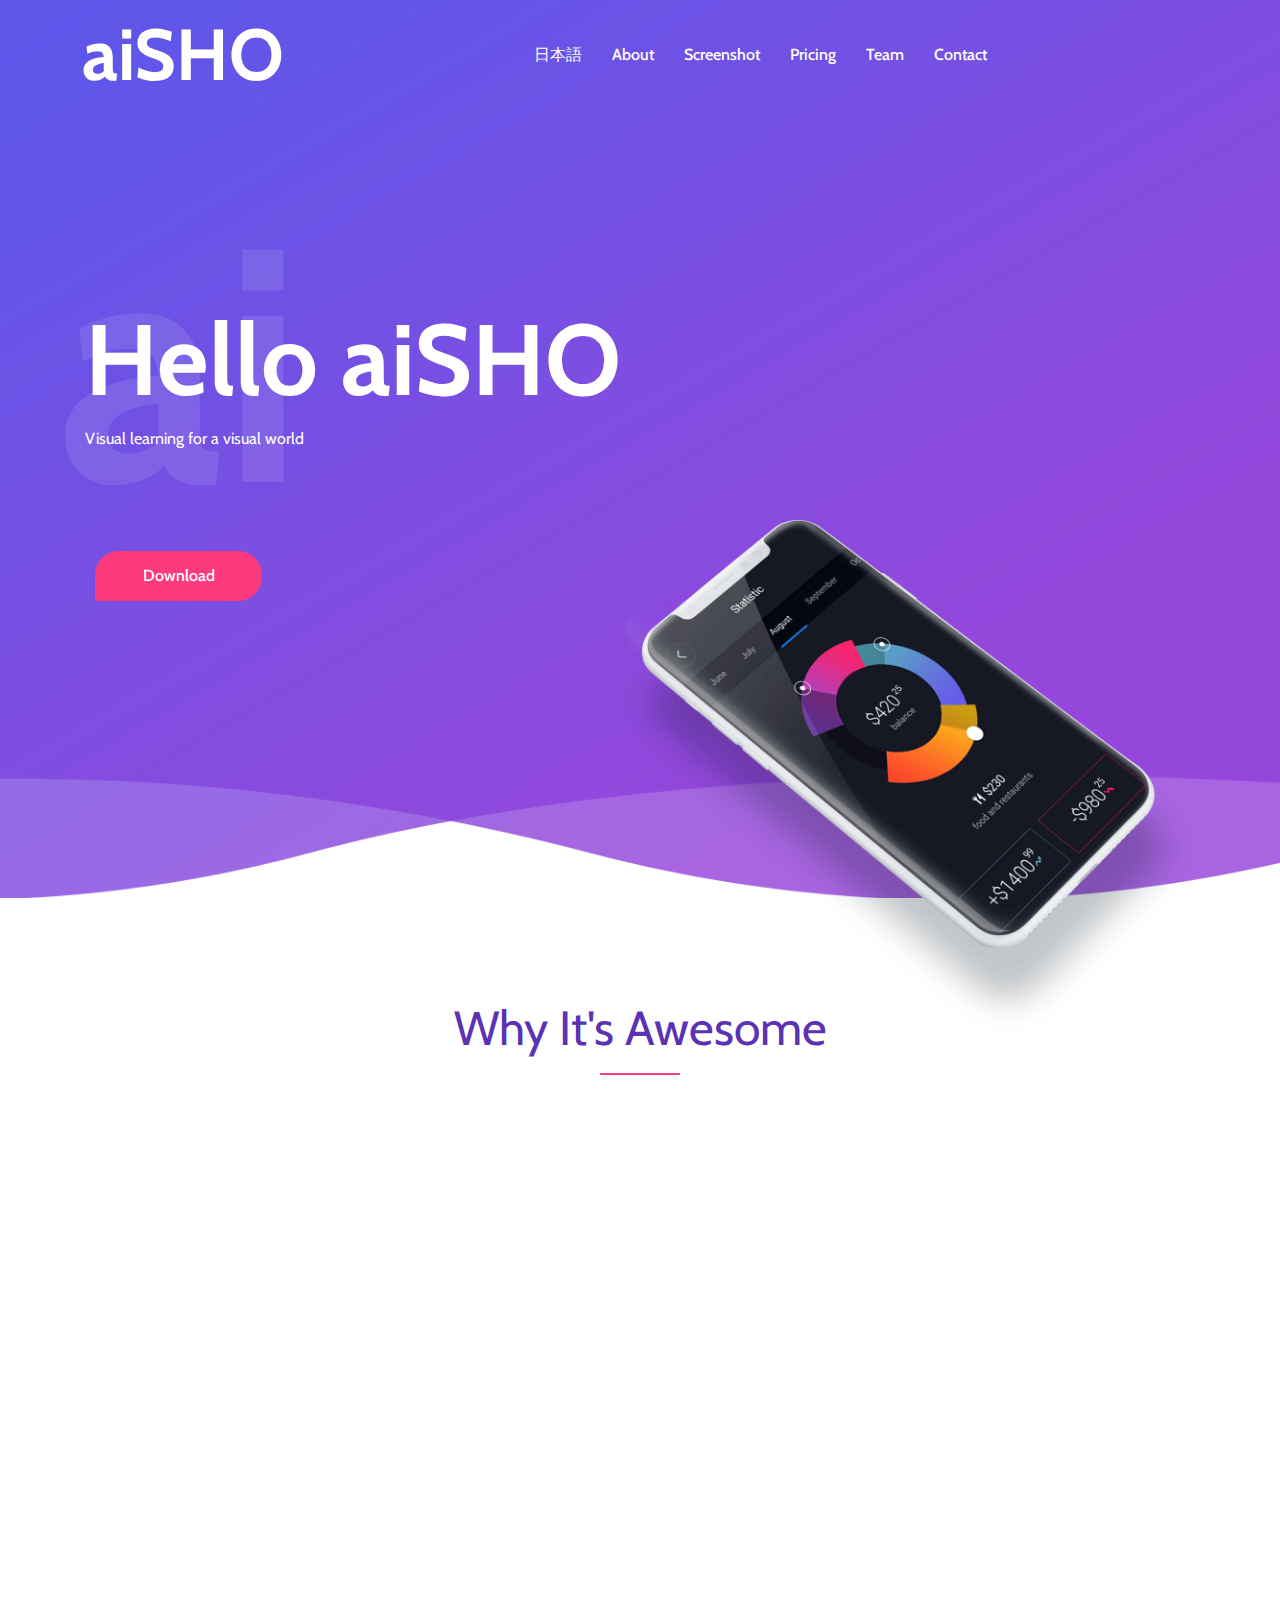
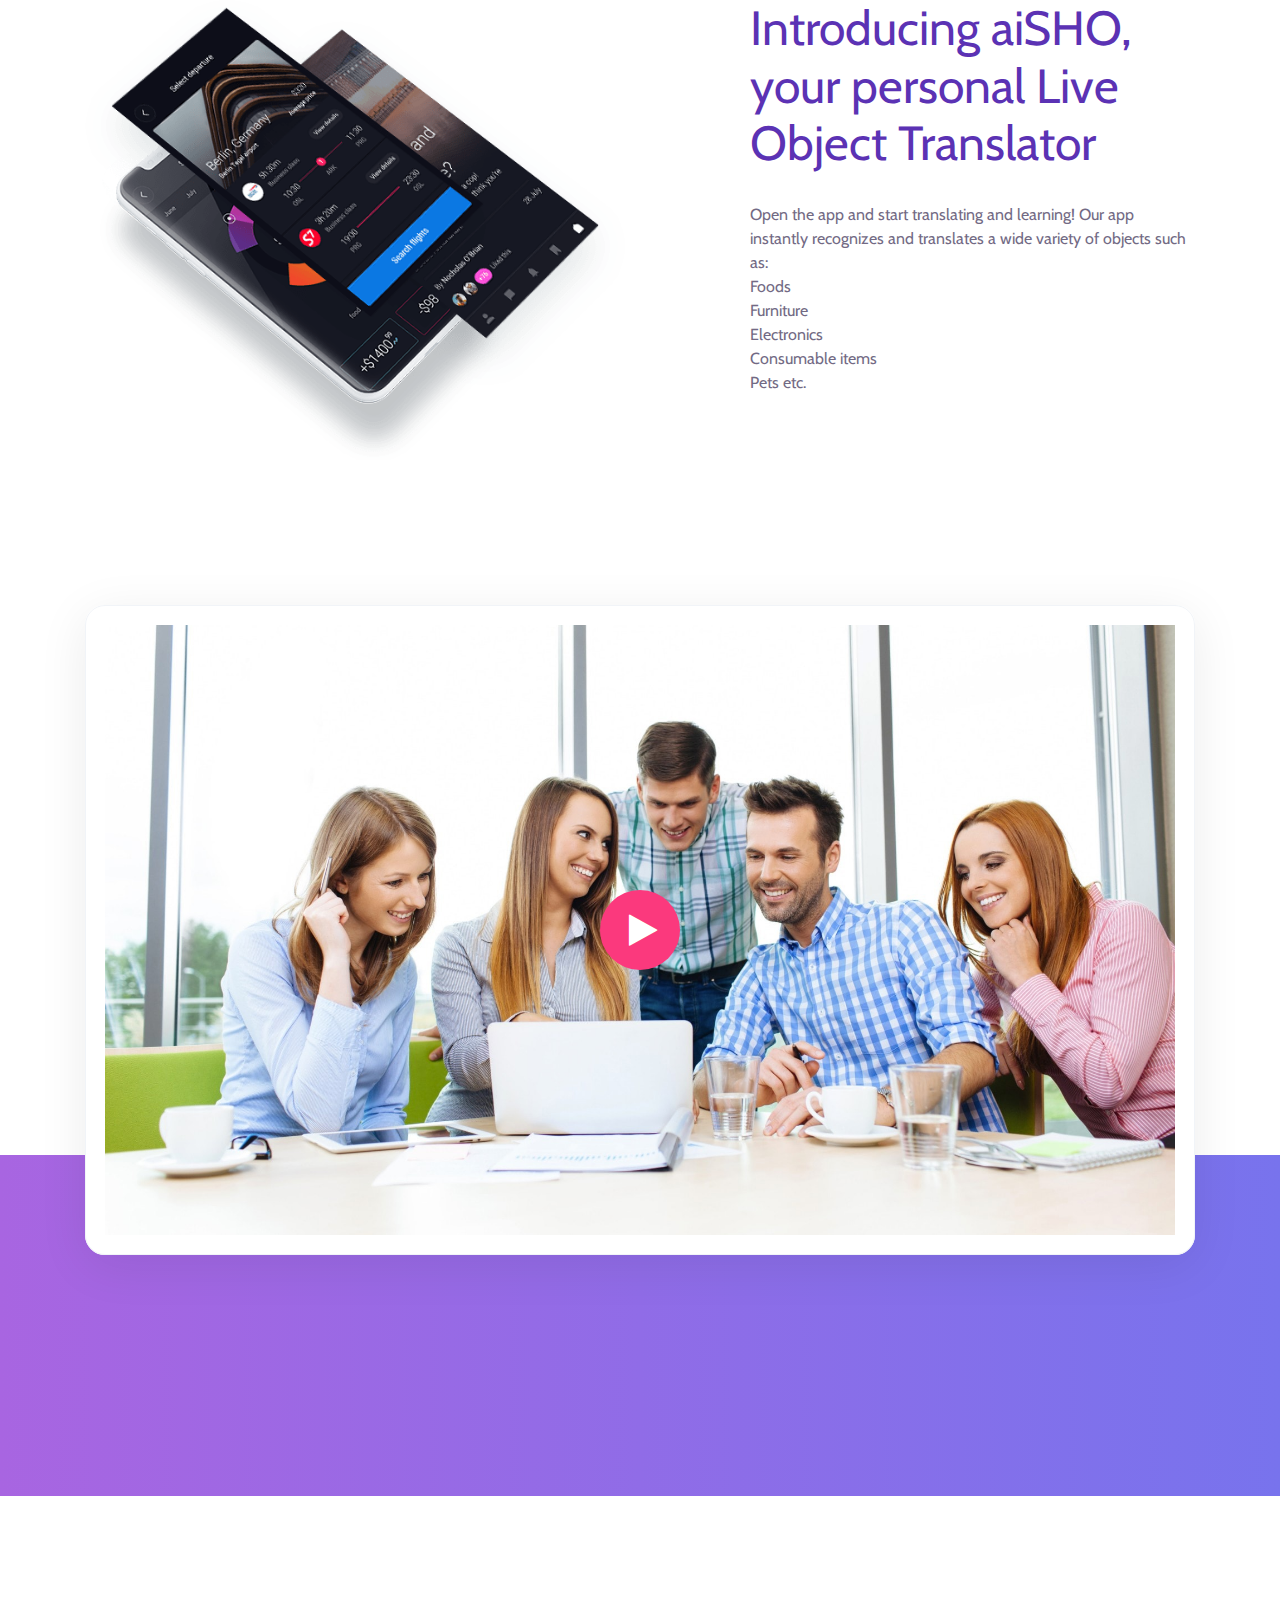
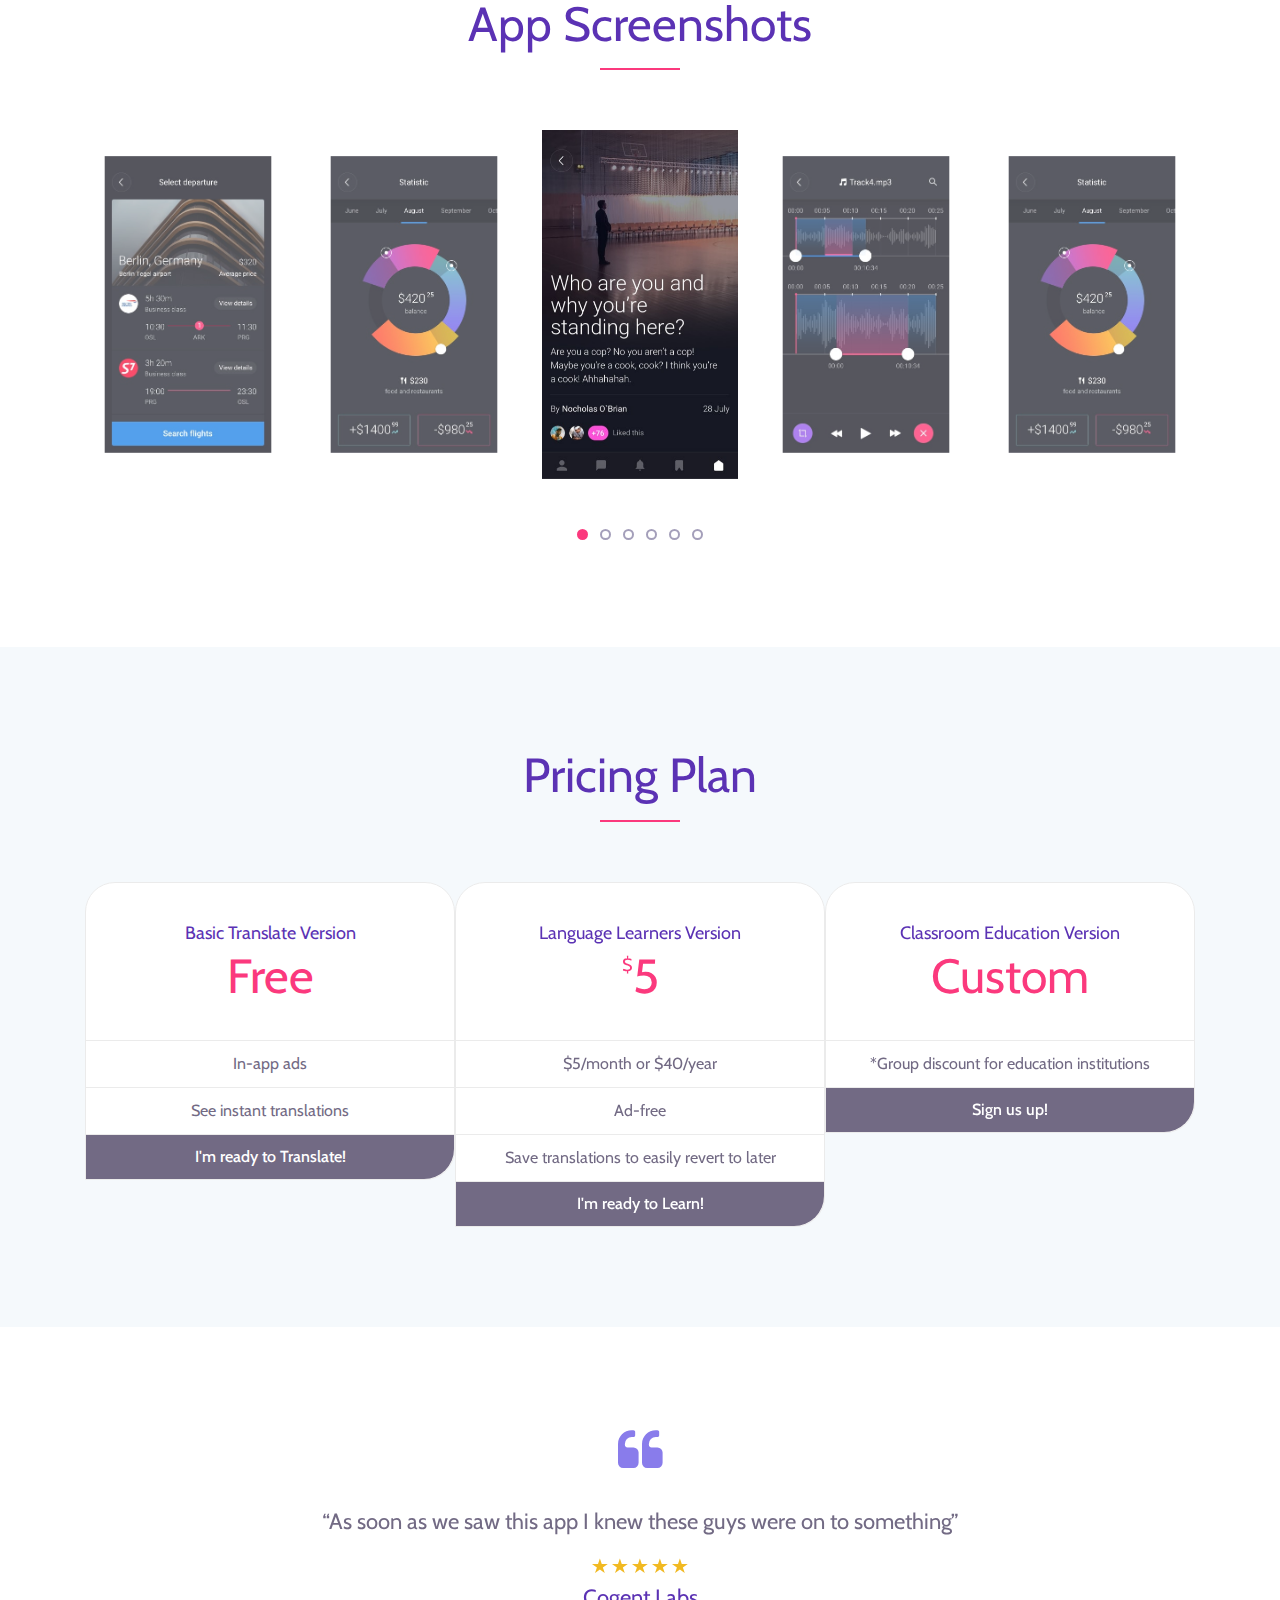
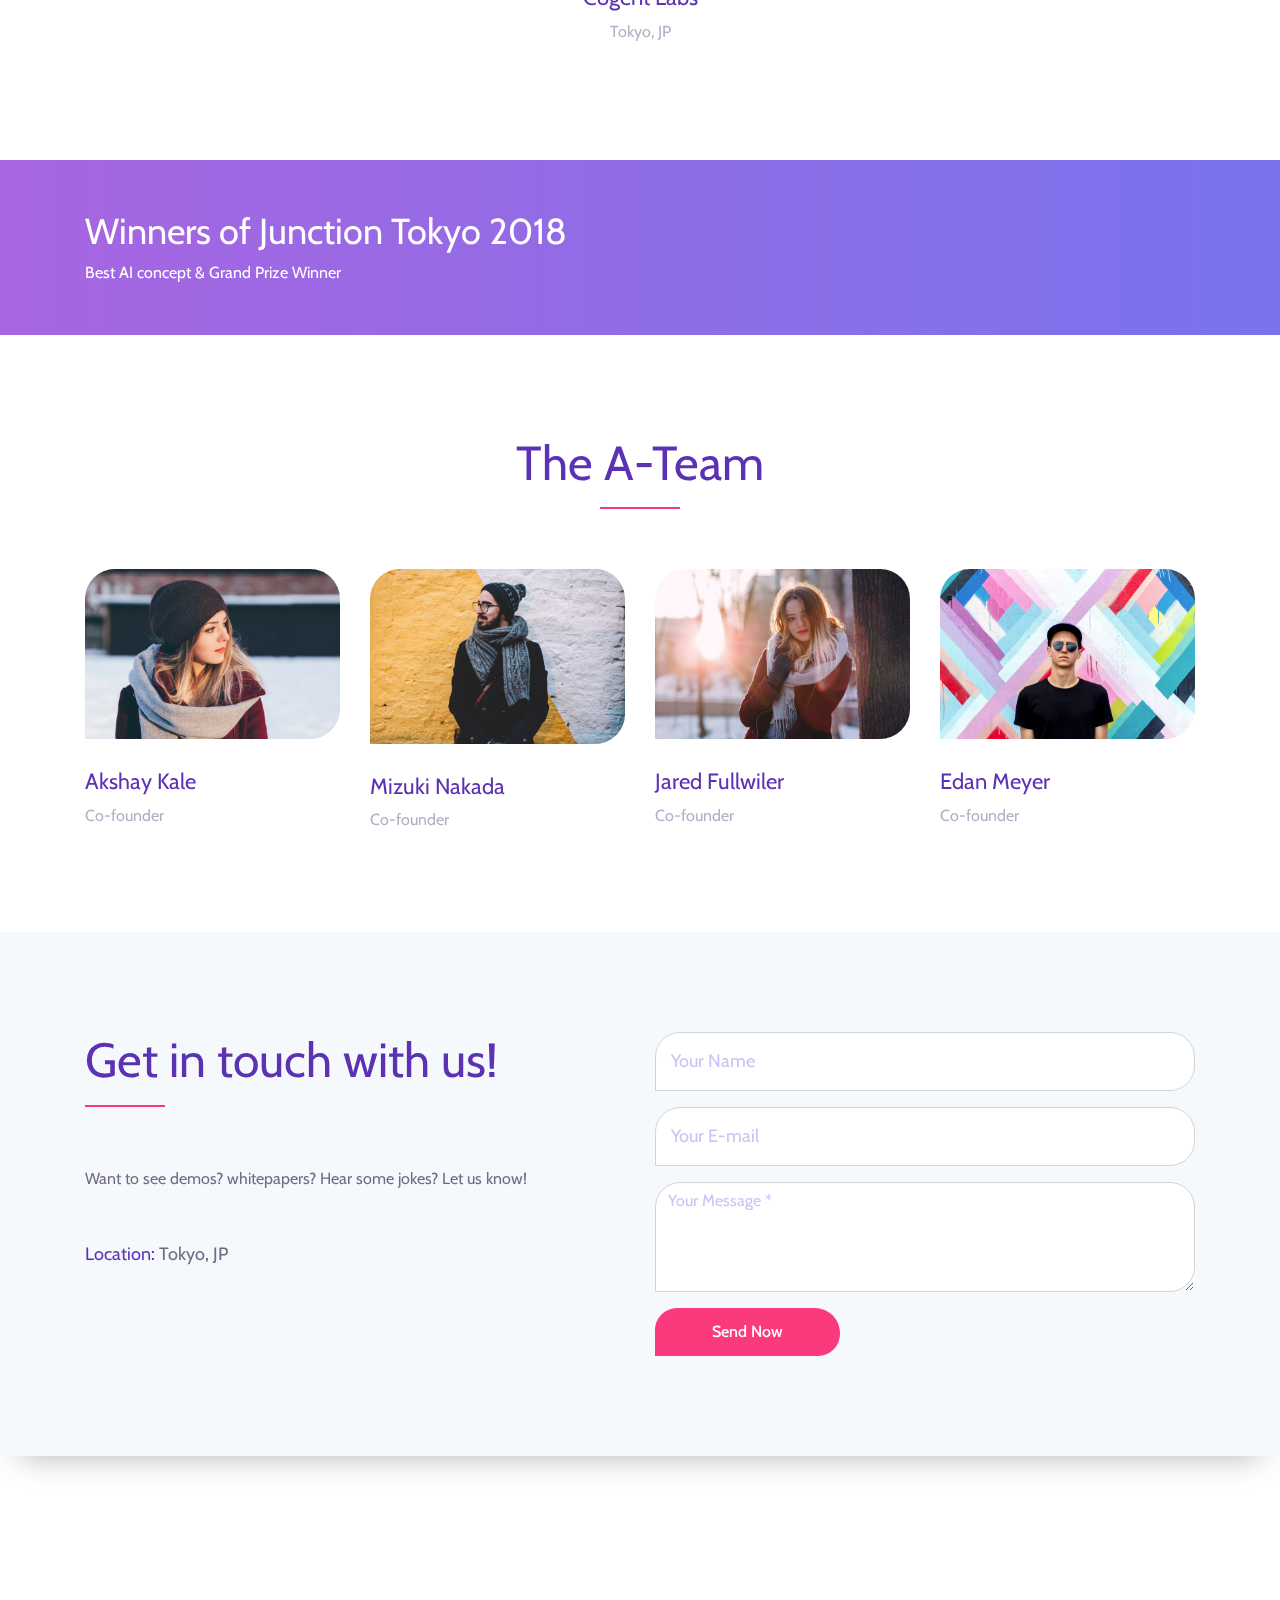
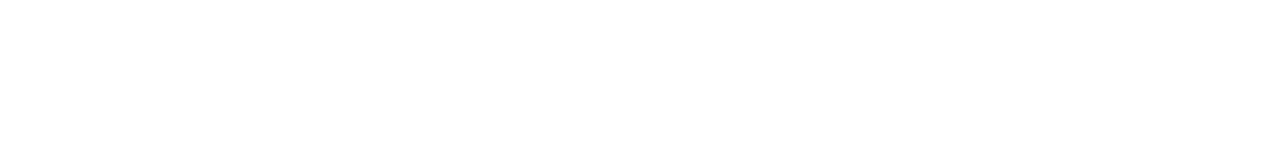
<file: index.html>
<!DOCTYPE html>
<html lang="en">

<head>
    <meta charset="UTF-8">
    <meta name="description" content="">
    <meta http-equiv="X-UA-Compatible" content="IE=edge">
    <meta name="viewport" content="width=device-width, initial-scale=1, shrink-to-fit=no">
    <!-- The above 4 meta tags *must* come first in the head; any other head content must come *after* these tags -->

    <!-- Title -->
    <title>aiSHO</title>

    <!-- Favicon -->
    <link rel="icon" href="img/core-img/favicon.ico">

    <!-- Core Stylesheet -->
    <link href="style.css" rel="stylesheet">

    <!-- Responsive CSS -->
    <link href="css/responsive.css" rel="stylesheet">

</head>

<body>
    <!-- Preloader Start -->
    <div id="preloader">
        <div class="colorlib-load"></div>
    </div>

    <!-- ***** Header Area Start ***** -->
    <header class="header_area animated">
        <div class="container-fluid">
            <div class="row align-items-center">
                <!-- Menu Area Start -->
                <div class="col-12 col-lg-10">
                    <div class="menu_area">
                        <nav class="navbar navbar-expand-lg navbar-light">
                            <!-- Logo -->
                            <a class="navbar-brand" href="#">aiSHO</a>
                            <button class="navbar-toggler" type="button" data-toggle="collapse" data-target="#ca-navbar" aria-controls="ca-navbar" aria-expanded="false" aria-label="Toggle navigation"><span class="navbar-toggler-icon"></span></button>
                            <!-- Menu Area -->
                            <div class="collapse navbar-collapse" id="ca-navbar">
                                <ul class="navbar-nav ml-auto" id="nav">
                                    <li class="nav-item active"><a class="nav-link" href="https://aisho-pre.firebaseapp.com/ja/">日本語</a></li>
                                    <li class="nav-item"><a class="nav-link" href="#about">About</a></li>
                                    <li class="nav-item"><a class="nav-link" href="#screenshot">Screenshot</a></li>
                                    <li class="nav-item"><a class="nav-link" href="#pricing">Pricing</a></li>
                                    <li class="nav-item"><a class="nav-link" href="#team">Team</a></li>
                                    <li class="nav-item"><a class="nav-link" href="#contact">Contact</a></li>
                                </ul>
                                <div class="sing-up-button d-lg-none">
                                    <a href="#">Sign Up Free</a>
                                </div>
                            </div>
                        </nav>
                    </div>
                </div>
            </div>
        </div>
    </header>
    <!-- ***** Header Area End ***** -->

    <!-- ***** Wellcome Area Start ***** -->
    <section class="wellcome_area clearfix" id="home">
        <div class="container h-100">
            <div class="row h-100 align-items-center">
                <div class="col-12 col-md">
                    <div class="wellcome-heading">
                        <h2>Hello aiSHO</h2>
                        <h3>ai</h3>
                        <p>Visual learning for a visual world</p>
                    </div>
                    <div class="get-start-area">
                        <!-- Form Start -->
                        <form action="#" method="post" class="form-inline">
                            <input type="submit" class="submit" value="Download">
                        </form>
                        <!-- Form End -->
                    </div>
                </div>
            </div>
        </div>
        <!-- Welcome thumb -->
        <div class="welcome-thumb wow fadeInDown" data-wow-delay="0.5s">
            <img src="img/bg-img/welcome-img.png" alt="">
        </div>
    </section>
    <!-- ***** Wellcome Area End ***** -->

    <!-- ***** Special Area Start ***** -->
    <section class="special-area bg-white section_padding_100" id="about">
        <div class="container">
            <div class="row">
                <div class="col-12">
                    <!-- Section Heading Area -->
                    <div class="section-heading text-center">
                        <h2>Why It's Awesome</h2>
                        <div class="line-shape"></div>
                    </div>
                </div>
            </div>

            <div class="row">
                <!-- Single Special Area -->
                <div class="col-12 col-md-4">
                    <div class="single-special text-center wow fadeInUp" data-wow-delay="0.2s">
                        <div class="single-icon">
                            <i class="ti-mobile" aria-hidden="true"></i>
                        </div>
                        <h4>Easy to use</h4>
                        <p>aiSHO is so easy to use, just "Point and Learn!"</p>
                    </div>
                </div>
                <!-- Single Special Area -->
                <div class="col-12 col-md-4">
                    <div class="single-special text-center wow fadeInUp" data-wow-delay="0.4s">
                        <div class="single-icon">
                            <i class="ti-ruler-pencil" aria-hidden="true"></i>
                        </div>
                        <h4>Powerful Design</h4>
                        <p>aiSHO is built on Tensorflow AI, so you know it's smart ;)</p>
                    </div>
                </div>
                <!-- Single Special Area -->
                <div class="col-12 col-md-4">
                    <div class="single-special text-center wow fadeInUp" data-wow-delay="0.6s">
                        <div class="single-icon">
                            <i class="ti-settings" aria-hidden="true"></i>
                        </div>
                        <h4>Customizability</h4>
                        <p>aiSHO can be customized to the user, from travellers who need translations on the go to children learning a new language, we've got you covered.</p>
                    </div>
                </div>
            </div>
        </div>
        <!-- Special Description Area -->
        <div class="special_description_area mt-150">
            <div class="container">
                <div class="row">
                    <div class="col-lg-6">
                        <div class="special_description_img">
                            <img src="img/bg-img/special.png" alt="">
                        </div>
                    </div>
                    <div class="col-lg-6 col-xl-5 ml-xl-auto">
                        <div class="special_description_content">
                            <h2>Introducing aiSHO, your personal Live Object Translator</h2>
                            <p>Open the app and start translating and learning!
                            Our app instantly recognizes and translates a wide variety of objects such as:<br>
                            Foods<br>
                            Furniture<br>
                            Electronics<br>
                            Consumable items<br>
                            Pets etc.<br>
                            </p>
                            <div class="app-download-area">
                                <div class="app-download-btn wow fadeInUp" data-wow-delay="0.2s">
                                    <!-- Google Store Btn -->
                                    <a href="#">
                                        <i class="fa fa-android"></i>
                                        <p class="mb-0"><span>available on</span> Google Store</p>
                                    </a>
                                </div>
                                <div class="app-download-btn wow fadeInDown" data-wow-delay="0.4s">
                                    <!-- Apple Store Btn -->
                                    <a href="#">
                                        <i class="fa fa-apple"></i>
                                        <p class="mb-0"><span>available on</span> Apple Store</p>
                                    </a>
                                </div>
                            </div>
                        </div>
                    </div>
                </div>
            </div>
        </div>
    </section>
    <!-- ***** Special Area End ***** -->

    <!-- ***** Video Area Start ***** -->
    <div class="video-section">
        <div class="container">
            <div class="row">
                <div class="col-12">
                    <!-- Video Area Start -->
                    <div class="video-area" style="background-image: url(img/bg-img/video.jpg);">
                        <div class="video-play-btn">
                            <a href="https://www.youtube.com/watch?time_continue=110&v=SwXQIWmpm3s" class="video_btn"><i class="fa fa-play" aria-hidden="true"></i></a>
                        </div>
                    </div>
                </div>
            </div>
        </div>
    </div>
    <!-- ***** Video Area End ***** -->

    <!-- ***** Cool Facts Area Start ***** -->
    <section class="cool_facts_area clearfix">
        <div class="container">
            <div class="row">
                <!-- Single Cool Fact-->
                <div class="col-12 col-md-3 col-lg-3">
                    <div class="single-cool-fact d-flex justify-content-center wow fadeInUp" data-wow-delay="0.2s">
                        <div class="counter-area">
                            <h3><span class="counter">90</span></h3>
                        </div>
                        <div class="cool-facts-content">
                            <i class="ion-log-in"></i>
                            <p>WORDS</p>
                        </div>
                    </div>
                </div>
                <!-- Single Cool Fact-->
                <div class="col-12 col-md-3 col-lg-3">
                    <div class="single-cool-fact d-flex justify-content-center wow fadeInUp" data-wow-delay="0.4s">
                        <div class="counter-area">
                            <h3><span class="counter">12</span></h3>
                        </div>
                        <div class="cool-facts-content">
                            <i class="ion-earth"></i>
                            <p>LANGUAGES</p>
                        </div>
                    </div>
                </div>
                <!-- Single Cool Fact-->
                <div class="col-12 col-md-3 col-lg-3">
                    <div class="single-cool-fact d-flex justify-content-center wow fadeInUp" data-wow-delay="0.2s">
                        <div class="counter-area">
                            <h3><span class="counter">9</span></h3>
                        </div>
                        <div class="cool-facts-content">
                            <i class="ion-thumbsup"></i>
                            <p>Judges Happy</p>
                        </div>
                    </div>
                </div>
                <!-- Single Cool Fact-->
                <div class="col-12 col-md-3 col-lg-3">
                    <div class="single-cool-fact d-flex justify-content-center wow fadeInUp" data-wow-delay="0.6s">
                        <div class="counter-area">
                            <h3><span class="counter">1</span></h3>
                        </div>
                        <div class="cool-facts-content">
                            <i class="ion-trophy"></i>
                            <p>AWARDS</p>
                        </div>
                    </div>
                </div>
            </div>
        </div>
    </section>
    <!-- ***** Cool Facts Area End ***** -->

    <!-- ***** App Screenshots Area Start ***** -->
    <section class="app-screenshots-area bg-white section_padding_0_100 clearfix" id="screenshot">
        <div class="container">
            <div class="row">
                <div class="col-12 text-center">
                    <!-- Heading Text  -->
                    <div class="section-heading">
                        <h2>App Screenshots</h2>
                        <div class="line-shape"></div>
                    </div>
                </div>
            </div>
        </div>
        <div class="container-fluid">
            <div class="row">
                <div class="col-12">
                    <!-- App Screenshots Slides  -->
                    <div class="app_screenshots_slides owl-carousel">
                        <div class="single-shot">
                            <img src="img/scr-img/app-1.jpg" alt="">
                        </div>
                        <div class="single-shot">
                            <img src="img/scr-img/app-2.jpg" alt="">
                        </div>
                        <div class="single-shot">
                            <img src="img/scr-img/app-3.jpg" alt="">
                        </div>
                        <div class="single-shot">
                            <img src="img/scr-img/app-4.jpg" alt="">
                        </div>
                        <div class="single-shot">
                            <img src="img/scr-img/app-5.jpg" alt="">
                        </div>
                        <div class="single-shot">
                            <img src="img/scr-img/app-3.jpg" alt="">
                        </div>
                    </div>
                </div>
            </div>
        </div>
    </section>
    <!-- ***** App Screenshots Area End *****====== -->

    <!-- ***** Pricing Plane Area Start *****==== -->
    <section class="pricing-plane-area section_padding_100_70 clearfix" id="pricing">
        <div class="container">
            <div class="row">
                <div class="col-12">
                    <!-- Heading Text  -->
                    <div class="section-heading text-center">
                        <h2>Pricing Plan</h2>
                        <div class="line-shape"></div>
                    </div>
                </div>
            </div>

            <div class="row no-gutters">
                <div class="col-12 col-md-4 col-lg-4">
                    <!-- Package Price  -->
                    <div class="single-price-plan text-center">
                        <!-- Package Text  -->
                        <div class="package-plan">
                            <h5>Basic Translate Version</h5>
                            <div class="ca-price d-flex justify-content-center">
                                <span></span>
                                <h4>Free</h4>
                            </div>
                        </div>
                        <div class="package-description">
                            <p>In-app ads</p>
                            <p>See instant translations</p>
                        </div>
                        <!-- Plan Button  -->
                        <div class="plan-button">
                            <a href="#">I'm ready to Translate!</a>
                        </div>
                    </div>
                </div>
                <div class="col-12 col-md-4 col-lg-4">
                    <!-- Package Price  -->
                    <div class="single-price-plan text-center">
                        <!-- Package Text  -->
                        <div class="package-plan">
                            <h5>Language Learners Version</h5>
                            <div class="ca-price d-flex justify-content-center">
                                <span>$</span>
                                <h4>5</h4>
                            </div>
                        </div>
                        <div class="package-description">
                            <p>$5/month or $40/year</p>
                            <p>Ad-free</p>
                            <p>Save translations to easily revert to later</p>
                        </div>
                        <!-- Plan Button  -->
                        <div class="plan-button">
                            <a href="#">I'm ready to Learn!</a>
                        </div>
                    </div>
                </div>
                <div class="col-12 col-md-4 col-lg-4">
                    <!-- Package Price  -->
                    <div class="single-price-plan text-center">
                        <!-- Package Text  -->
                        <div class="package-plan">
                            <h5>Classroom Education Version</h5>
                            <div class="ca-price d-flex justify-content-center">
                                <span></span>
                                <h4>Custom</h4>
                            </div>
                        </div>
                        <div class="package-description">
                            <p>*Group discount for education institutions</p>
                        </div>
                        <!-- Plan Button  -->
                        <div class="plan-button">
                            <a href="#">Sign us up!</a>
                        </div>
                    </div>
                </div>
            </div>
        </div>
    </section>
    <!-- ***** Pricing Plane Area End ***** -->

    <!-- ***** Client Feedback Area Start ***** -->
    <section class="clients-feedback-area bg-white section_padding_100 clearfix" id="testimonials">
        <div class="container">
            <div class="row justify-content-center">
                <div class="col-12 col-md-10">
                    <div class="slider slider-for">
                        <!-- Client Feedback Text  -->
                        <div class="client-feedback-text text-center">
                            <div class="client">
                                <i class="fa fa-quote-left" aria-hidden="true"></i>
                            </div>
                            <div class="client-description text-center">
                                <p>“As soon as we saw this app I knew these guys were on to something”</p>
                            </div>
                            <div class="star-icon text-center">
                                <i class="ion-ios-star"></i>
                                <i class="ion-ios-star"></i>
                                <i class="ion-ios-star"></i>
                                <i class="ion-ios-star"></i>
                                <i class="ion-ios-star"></i>
                            </div>
                            <div class="client-name text-center">
                                <h5>Cogent Labs</h5>
                                <p>Tokyo, JP</p>
                            </div>
                        </div>
                    </div>
                </div>
            </div>
        </div>
    </section>
    <!-- ***** Client Feedback Area End ***** -->

    <!-- ***** CTA Area Start ***** -->
    <section class="our-monthly-membership section_padding_50 clearfix">
        <div class="container">
            <div class="row align-items-center">
                <div class="col-md-8">
                    <div class="membership-description">
                        <h2>Winners of Junction Tokyo 2018</h2>
                        <p>Best AI concept & Grand Prize Winner</p>
                    </div>
                </div>
                <div class="col-md-4">
                    <div class="get-started-button wow bounceInDown" data-wow-delay="0.5s">
                        <a href="https://hackjunction.com/">Junction Site</a>
                    </div>
                </div>
            </div>
        </div>
    </section>
    <!-- ***** CTA Area End ***** -->

    <!-- ***** Our Team Area Start ***** -->
    <section class="our-Team-area bg-white section_padding_100_50 clearfix" id="team">
        <div class="container">
            <div class="row">
                <div class="col-12 text-center">
                    <!-- Heading Text  -->
                    <div class="section-heading">
                        <h2>The A-Team</h2>
                        <div class="line-shape"></div>
                    </div>
                </div>
            </div>
            <div class="row">
                <div class="col-12 col-md-6 col-lg-3">
                    <div class="single-team-member">
                        <div class="member-image">
                            <img src="img/team-img/team-1.jpg" alt="">
                            <div class="team-hover-effects">
                            </div>
                        </div>
                        <div class="member-text">
                            <h4>Akshay Kale</h4>
                            <p>Co-founder</p>
                        </div>
                    </div>
                </div>
                <div class="col-12 col-md-6 col-lg-3">
                    <div class="single-team-member">
                        <div class="member-image">
                            <img src="img/team-img/team-2.jpg" alt="">
                            <div class="team-hover-effects">
                            </div>
                        </div>
                        <div class="member-text">
                            <h4>Mizuki Nakada</h4>
                            <p>Co-founder</p>
                        </div>
                    </div>
                </div>
                <div class="col-12 col-md-6 col-lg-3">
                    <div class="single-team-member">
                        <div class="member-image">
                            <img src="img/team-img/team-3.jpg" alt="">
                            <div class="team-hover-effects">
                            </div>
                        </div>
                        <div class="member-text">
                            <h4>Jared Fullwiler</h4>
                            <p>Co-founder</p>
                        </div>
                    </div>
                </div>
                <div class="col-12 col-md-6 col-lg-3">
                    <div class="single-team-member">
                        <div class="member-image">
                            <img src="img/team-img/team-4.jpg" alt="">
                            <div class="team-hover-effects">
                            </div>
                        </div>
                        <div class="member-text">
                            <h4>Edan Meyer</h4>
                            <p>Co-founder</p>
                        </div>
                    </div>
                </div>
            </div>
        </div>
    </section>
    <!-- ***** Our Team Area End ***** -->

    <!-- ***** Contact Us Area Start ***** -->
    <section class="footer-contact-area section_padding_100 clearfix" id="contact">
        <div class="container">
            <div class="row">
                <div class="col-md-6">
                    <!-- Heading Text  -->
                    <div class="section-heading">
                        <h2>Get in touch with us!</h2>
                        <div class="line-shape"></div>
                    </div>
                    <div class="footer-text">
                        <p>Want to see demos? whitepapers? Hear some jokes? Let us know!</p>
                    </div>
                    <div class="address-text">
                        <p><span>Location:</span> Tokyo, JP</p>
                    </div>
                </div>
                <div class="col-md-6">
                    <!-- Form Start-->
                    <div class="contact_from">
                        <form action="#" method="post">
                            <!-- Message Input Area Start -->
                            <div class="contact_input_area">
                                <div class="row">
                                    <!-- Single Input Area Start -->
                                    <div class="col-md-12">
                                        <div class="form-group">
                                            <input type="text" class="form-control" name="name" id="name" placeholder="Your Name" required>
                                        </div>
                                    </div>
                                    <!-- Single Input Area Start -->
                                    <div class="col-md-12">
                                        <div class="form-group">
                                            <input type="email" class="form-control" name="email" id="email" placeholder="Your E-mail" required>
                                        </div>
                                    </div>
                                    <!-- Single Input Area Start -->
                                    <div class="col-12">
                                        <div class="form-group">
                                            <textarea name="message" class="form-control" id="message" cols="30" rows="4" placeholder="Your Message *" required></textarea>
                                        </div>
                                    </div>
                                    <!-- Single Input Area Start -->
                                    <div class="col-12">
                                        <button type="submit" class="btn submit-btn">Send Now</button>
                                    </div>
                                </div>
                            </div>
                            <!-- Message Input Area End -->
                        </form>
                    </div>
                </div>
            </div>
        </div>
    </section>
    <!-- ***** Contact Us Area End ***** -->

    <!-- ***** Footer Area Start ***** -->
    <footer class="footer-social-icon text-center section_padding_70 clearfix">
        <!-- footer logo -->
        <div class="footer-text">
            <h2>aiSHO</h2>
        </div>
        <!-- Foooter Text-->
        <div class="copyright-text">
            <!-- ***** Removing this text is now allowed! This template is licensed under CC BY 3.0 ***** -->
            <p>Copyright ©2018 aiSHO</p>
            <p>Copyright ©2017 Ca. Designed by <a href="https://colorlib.com" target="_blank">Colorlib</a></p>
        </div>
    </footer>
    <!-- ***** Footer Area Start ***** -->

    <!-- Jquery-2.2.4 JS -->
    <script src="js/jquery-2.2.4.min.js"></script>
    <!-- Popper js -->
    <script src="js/popper.min.js"></script>
    <!-- Bootstrap-4 Beta JS -->
    <script src="js/bootstrap.min.js"></script>
    <!-- All Plugins JS -->
    <script src="js/plugins.js"></script>
    <!-- Slick Slider Js-->
    <script src="js/slick.min.js"></script>
    <!-- Footer Reveal JS -->
    <script src="js/footer-reveal.min.js"></script>
    <!-- Active JS -->
    <script src="js/active.js"></script>
</body>

</html>
</file>
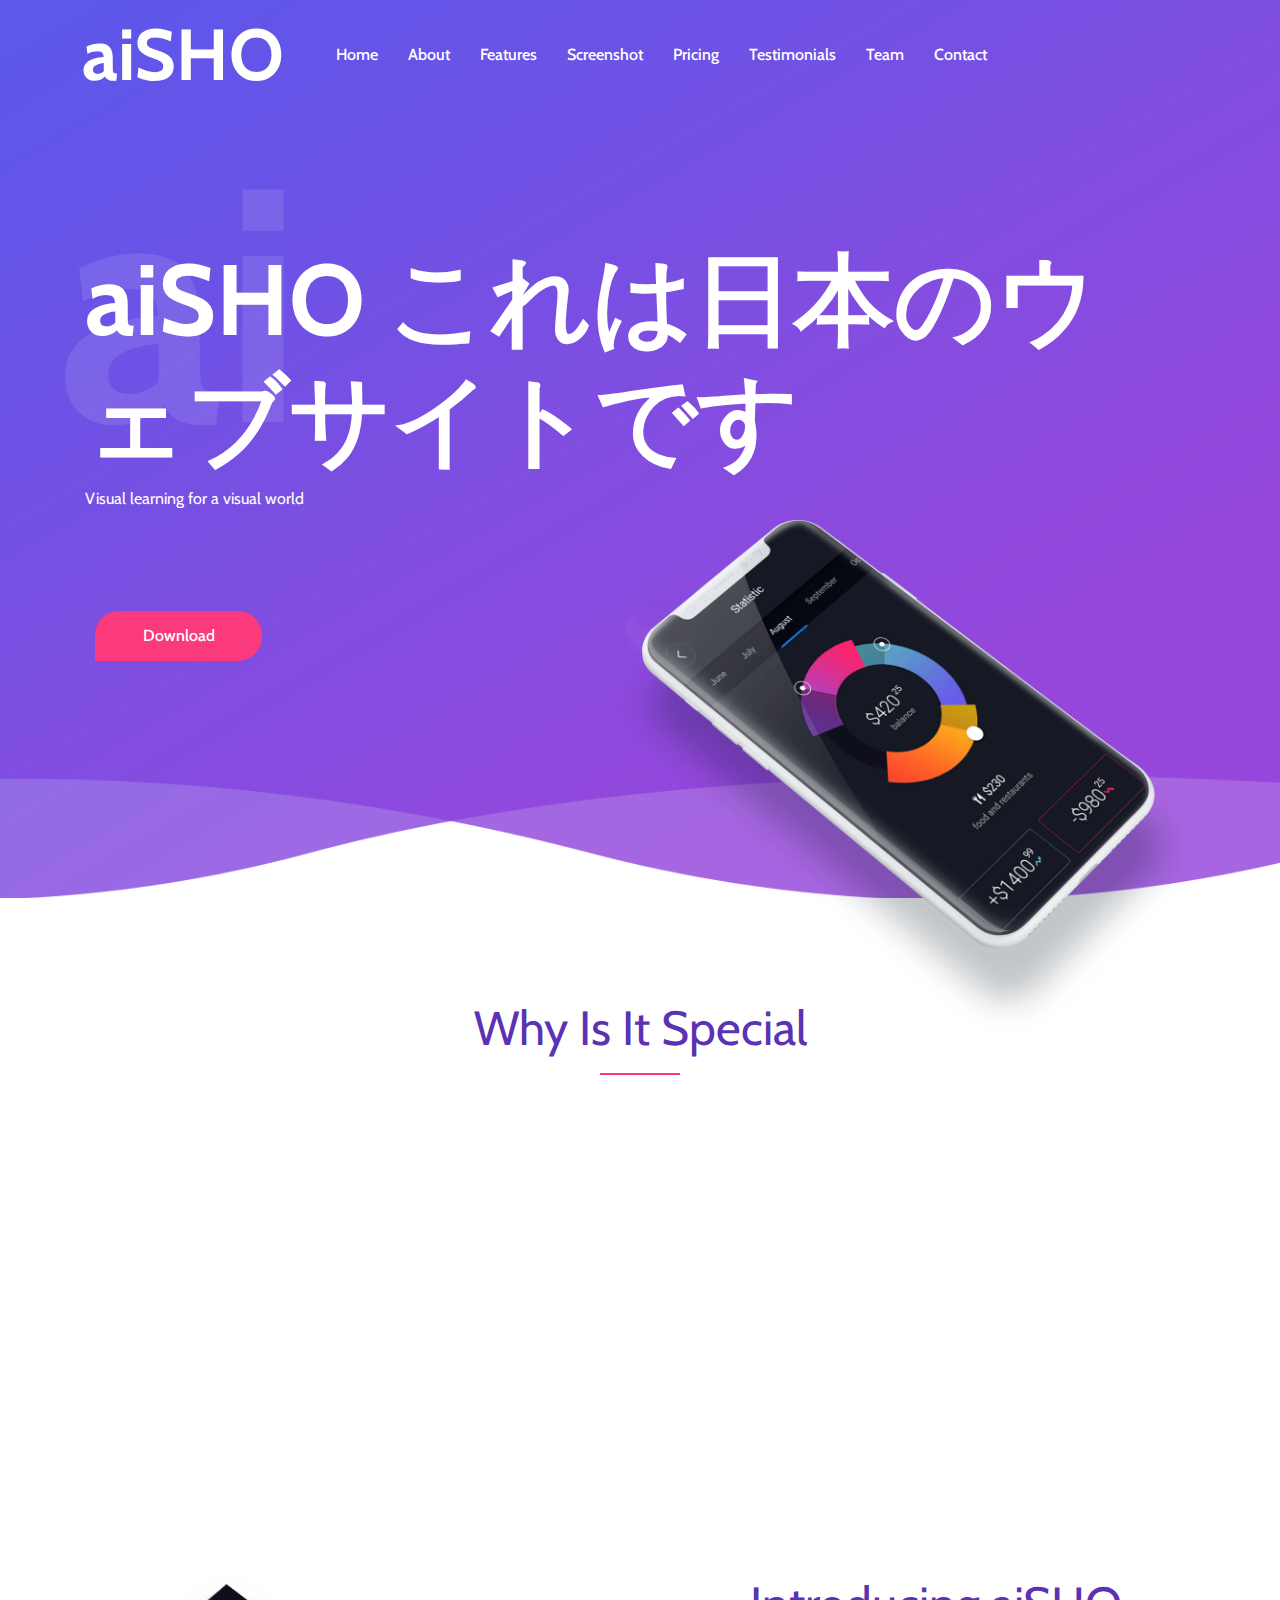
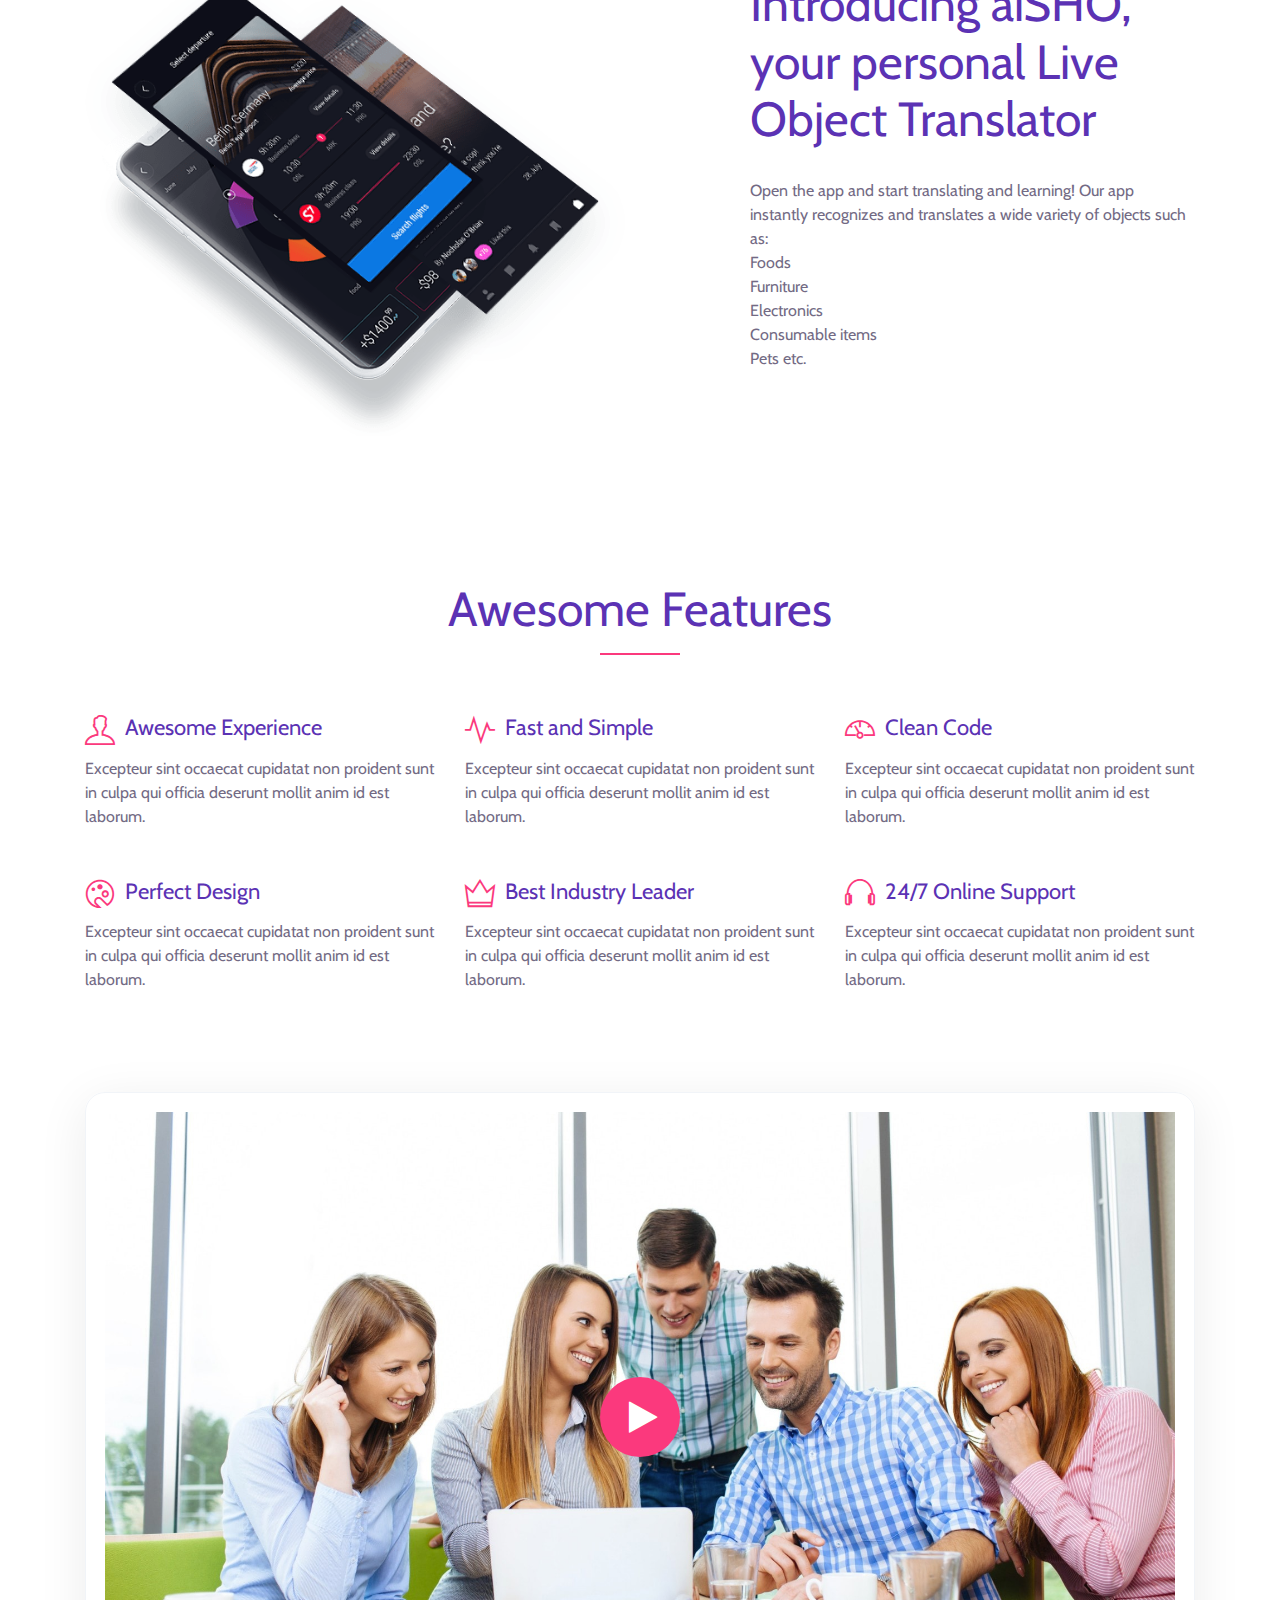
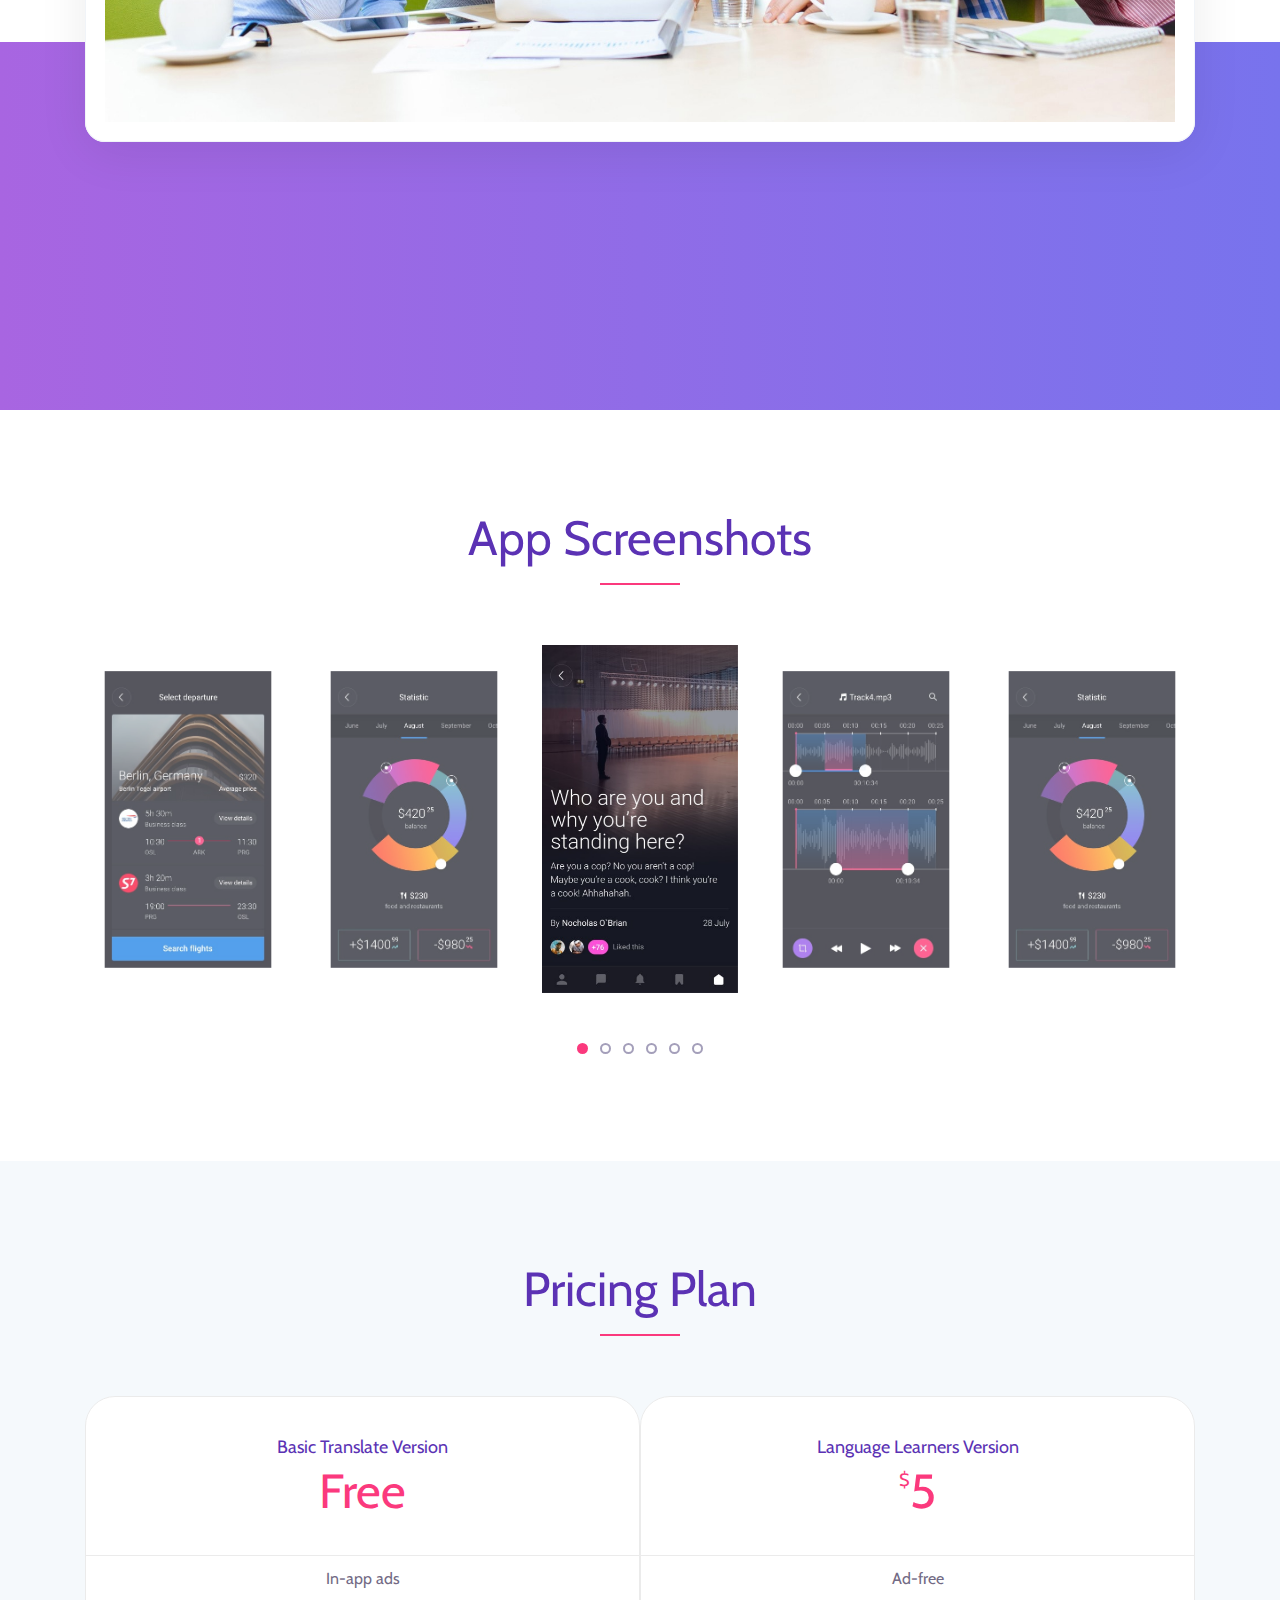
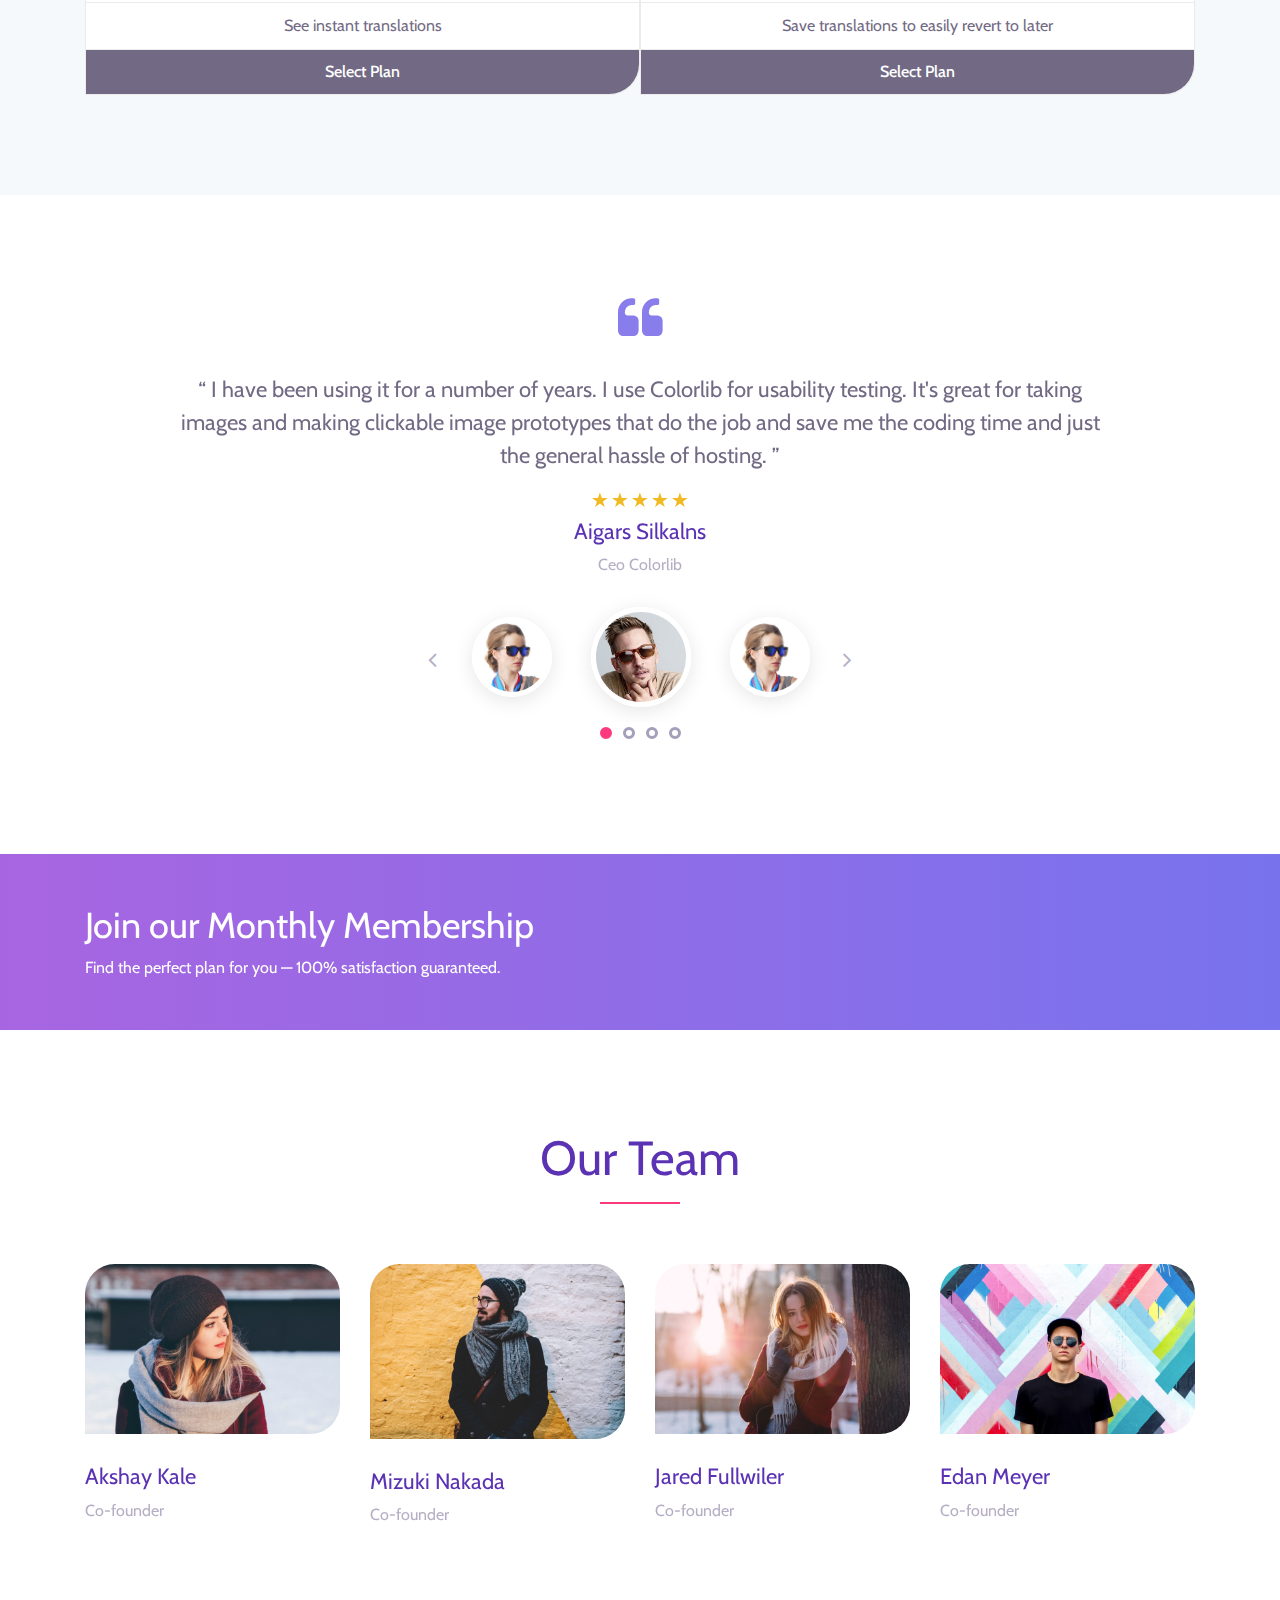
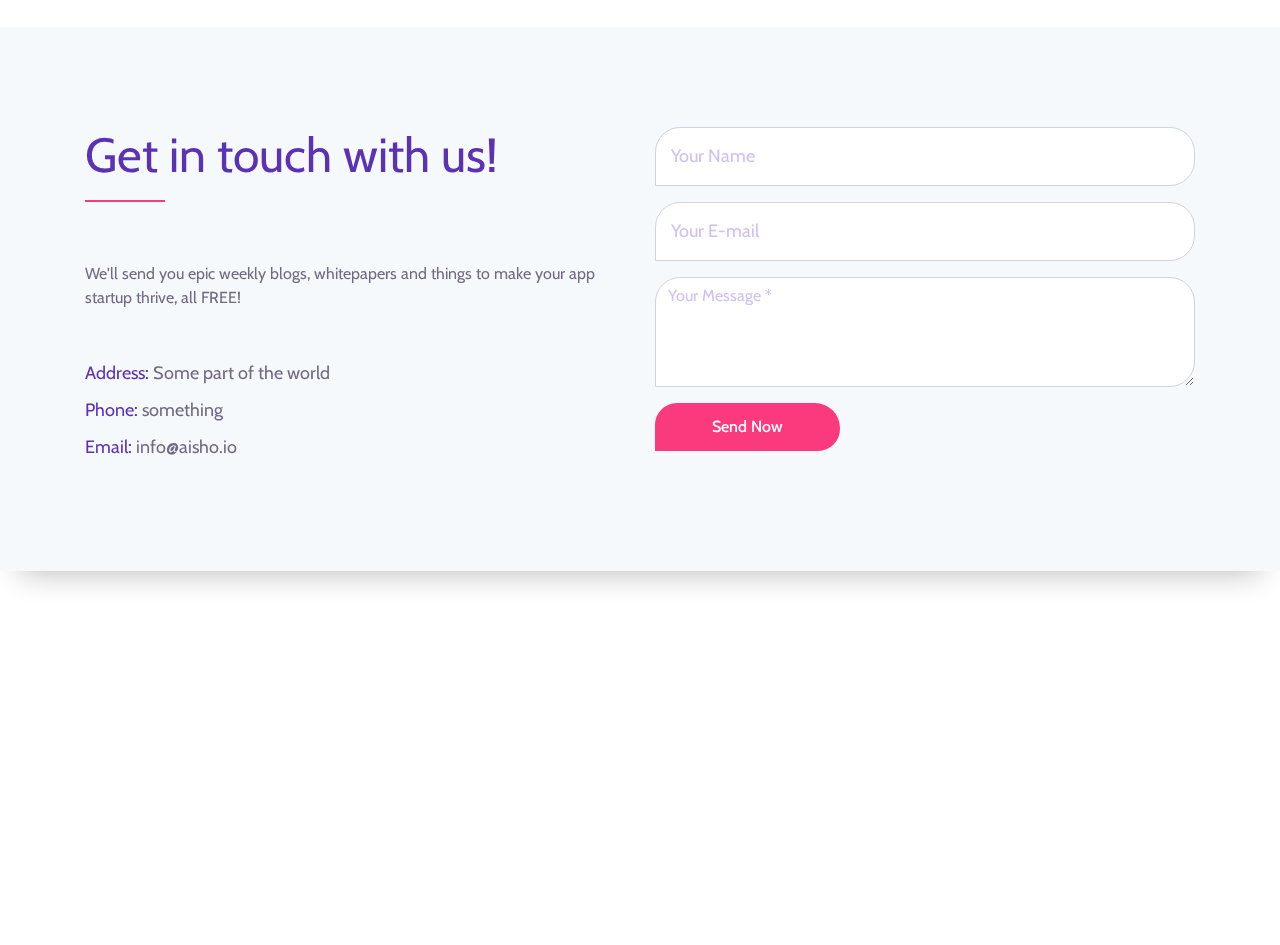
<file: ja/index.html>
<!DOCTYPE html>
<html lang="en">

<head>
    <meta charset="UTF-8">
    <meta name="description" content="">
    <meta http-equiv="X-UA-Compatible" content="IE=edge">
    <meta name="viewport" content="width=device-width, initial-scale=1, shrink-to-fit=no">
    <!-- The above 4 meta tags *must* come first in the head; any other head content must come *after* these tags -->

    <!-- Title -->
    <title>aiSHO</title>

    <!-- Favicon -->
    <link rel="icon" href="../img/core-img/favicon.ico">

    <!-- Core Stylesheet -->
    <link href="../style.css" rel="stylesheet">

    <!-- Responsive CSS -->
    <link href="../css/responsive.css" rel="stylesheet">

</head>

<body>
    <!-- Preloader Start -->
    <div id="preloader">
        <div class="colorlib-load"></div>
    </div>

    <!-- ***** Header Area Start ***** -->
    <header class="header_area animated">
        <div class="container-fluid">
            <div class="row align-items-center">
                <!-- Menu Area Start -->
                <div class="col-12 col-lg-10">
                    <div class="menu_area">
                        <nav class="navbar navbar-expand-lg navbar-light">
                            <!-- Logo -->
                            <a class="navbar-brand" href="#">aiSHO</a>
                            <button class="navbar-toggler" type="button" data-toggle="collapse" data-target="#ca-navbar" aria-controls="ca-navbar" aria-expanded="false" aria-label="Toggle navigation"><span class="navbar-toggler-icon"></span></button>
                            <!-- Menu Area -->
                            <div class="collapse navbar-collapse" id="ca-navbar">
                                <ul class="navbar-nav ml-auto" id="nav">
                                    <li class="nav-item active"><a class="nav-link" href="#home">Home</a></li>
                                    <li class="nav-item"><a class="nav-link" href="#about">About</a></li>
                                    <li class="nav-item"><a class="nav-link" href="#features">Features</a></li>
                                    <li class="nav-item"><a class="nav-link" href="#screenshot">Screenshot</a></li>
                                    <li class="nav-item"><a class="nav-link" href="#pricing">Pricing</a></li>
                                    <li class="nav-item"><a class="nav-link" href="#testimonials">Testimonials</a></li>
                                    <li class="nav-item"><a class="nav-link" href="#team">Team</a></li>
                                    <li class="nav-item"><a class="nav-link" href="#contact">Contact</a></li>
                                </ul>
                                <div class="sing-up-button d-lg-none">
                                    <a href="#">Sign Up Free</a>
                                </div>
                            </div>
                        </nav>
                    </div>
                </div>
            </div>
        </div>
    </header>
    <!-- ***** Header Area End ***** -->

    <!-- ***** Wellcome Area Start ***** -->
    <section class="wellcome_area clearfix" id="home">
        <div class="container h-100">
            <div class="row h-100 align-items-center">
                <div class="col-12 col-md">
                    <div class="wellcome-heading">
                        <h2>aiSHO これは日本のウェブサイトです</h2>
                        <h3>ai</h3>
                        <p>Visual learning for a visual world</p>
                    </div>
                    <div class="get-start-area">
                        <!-- Form Start -->
                        <form action="#" method="post" class="form-inline">
                            <input type="submit" class="submit" value="Download">
                        </form>
                        <!-- Form End -->
                    </div>
                </div>
            </div>
        </div>
        <!-- Welcome thumb -->
        <div class="welcome-thumb wow fadeInDown" data-wow-delay="0.5s">
            <img src="../img/bg-img/welcome-img.png" alt="">
        </div>
    </section>
    <!-- ***** Wellcome Area End ***** -->

    <!-- ***** Special Area Start ***** -->
    <section class="special-area bg-white section_padding_100" id="about">
        <div class="container">
            <div class="row">
                <div class="col-12">
                    <!-- Section Heading Area -->
                    <div class="section-heading text-center">
                        <h2>Why Is It Special</h2>
                        <div class="line-shape"></div>
                    </div>
                </div>
            </div>

            <div class="row">
                <!-- Single Special Area -->
                <div class="col-12 col-md-4">
                    <div class="single-special text-center wow fadeInUp" data-wow-delay="0.2s">
                        <div class="single-icon">
                            <i class="ti-mobile" aria-hidden="true"></i>
                        </div>
                        <h4>Easy to use</h4>
                        <p>aiSHO is so easy to use, it doesn't get much easier than this!</p>
                    </div>
                </div>
                <!-- Single Special Area -->
                <div class="col-12 col-md-4">
                    <div class="single-special text-center wow fadeInUp" data-wow-delay="0.4s">
                        <div class="single-icon">
                            <i class="ti-ruler-pencil" aria-hidden="true"></i>
                        </div>
                        <h4>Powerful Design</h4>
                        <p>We build pretty complex tools and this allows us to take designs and turn them into functional quickly and easily</p>
                    </div>
                </div>
                <!-- Single Special Area -->
                <div class="col-12 col-md-4">
                    <div class="single-special text-center wow fadeInUp" data-wow-delay="0.6s">
                        <div class="single-icon">
                            <i class="ti-settings" aria-hidden="true"></i>
                        </div>
                        <h4>Customizability</h4>
                        <p>We build pretty complex tools and this allows us to take designs and turn them into functional quickly and easily</p>
                    </div>
                </div>
            </div>
        </div>
        <!-- Special Description Area -->
        <div class="special_description_area mt-150">
            <div class="container">
                <div class="row">
                    <div class="col-lg-6">
                        <div class="special_description_img">
                            <img src="../img/bg-img/special.png" alt="">
                        </div>
                    </div>
                    <div class="col-lg-6 col-xl-5 ml-xl-auto">
                        <div class="special_description_content">
                            <h2>Introducing aiSHO, your personal Live Object Translator</h2>
                            <p>Open the app and start translating and learning!
                            Our app instantly recognizes and translates a wide variety of objects such as:<br>
                            Foods<br>
                            Furniture<br>
                            Electronics<br>
                            Consumable items<br>
                            Pets etc.<br>
                            </p>
                            <div class="app-download-area">
                                <div class="app-download-btn wow fadeInUp" data-wow-delay="0.2s">
                                    <!-- Google Store Btn -->
                                    <a href="#">
                                        <i class="fa fa-android"></i>
                                        <p class="mb-0"><span>available on</span> Google Store</p>
                                    </a>
                                </div>
                                <div class="app-download-btn wow fadeInDown" data-wow-delay="0.4s">
                                    <!-- Apple Store Btn -->
                                    <a href="#">
                                        <i class="fa fa-apple"></i>
                                        <p class="mb-0"><span>available on</span> Apple Store</p>
                                    </a>
                                </div>
                            </div>
                        </div>
                    </div>
                </div>
            </div>
        </div>
    </section>
    <!-- ***** Special Area End ***** -->

    <!-- ***** Awesome Features Start ***** -->
    <section class="awesome-feature-area bg-white section_padding_0_50 clearfix" id="features">
        <div class="container">
            <div class="row">
                <div class="col-12">
                    <!-- Heading Text -->
                    <div class="section-heading text-center">
                        <h2>Awesome Features</h2>
                        <div class="line-shape"></div>
                    </div>
                </div>
            </div>

            <div class="row">
                <!-- Single Feature Start -->
                <div class="col-12 col-sm-6 col-lg-4">
                    <div class="single-feature">
                        <i class="ti-user" aria-hidden="true"></i>
                        <h5>Awesome Experience</h5>
                        <p>Excepteur sint occaecat cupidatat non proident sunt in culpa qui officia deserunt mollit anim id est laborum.</p>
                    </div>
                </div>
                <!-- Single Feature Start -->
                <div class="col-12 col-sm-6 col-lg-4">
                    <div class="single-feature">
                        <i class="ti-pulse" aria-hidden="true"></i>
                        <h5>Fast and Simple</h5>
                        <p>Excepteur sint occaecat cupidatat non proident sunt in culpa qui officia deserunt mollit anim id est laborum.</p>
                    </div>
                </div>
                <!-- Single Feature Start -->
                <div class="col-12 col-sm-6 col-lg-4">
                    <div class="single-feature">
                        <i class="ti-dashboard" aria-hidden="true"></i>
                        <h5>Clean Code</h5>
                        <p>Excepteur sint occaecat cupidatat non proident sunt in culpa qui officia deserunt mollit anim id est laborum.</p>
                    </div>
                </div>
                <!-- Single Feature Start -->
                <div class="col-12 col-sm-6 col-lg-4">
                    <div class="single-feature">
                        <i class="ti-palette" aria-hidden="true"></i>
                        <h5>Perfect Design</h5>
                        <p>Excepteur sint occaecat cupidatat non proident sunt in culpa qui officia deserunt mollit anim id est laborum.</p>
                    </div>
                </div>
                <!-- Single Feature Start -->
                <div class="col-12 col-sm-6 col-lg-4">
                    <div class="single-feature">
                        <i class="ti-crown" aria-hidden="true"></i>
                        <h5>Best Industry Leader</h5>
                        <p>Excepteur sint occaecat cupidatat non proident sunt in culpa qui officia deserunt mollit anim id est laborum.</p>
                    </div>
                </div>
                <!-- Single Feature Start -->
                <div class="col-12 col-sm-6 col-lg-4">
                    <div class="single-feature">
                        <i class="ti-headphone" aria-hidden="true"></i>
                        <h5>24/7 Online Support</h5>
                        <p>Excepteur sint occaecat cupidatat non proident sunt in culpa qui officia deserunt mollit anim id est laborum.</p>
                    </div>
                </div>
            </div>

        </div>
    </section>
    <!-- ***** Awesome Features End ***** -->

    <!-- ***** Video Area Start ***** -->
    <div class="video-section">
        <div class="container">
            <div class="row">
                <div class="col-12">
                    <!-- Video Area Start -->
                    <div class="video-area" style="background-image: url(../img/bg-img/video.jpg);">
                        <div class="video-play-btn">
                            <a href="https://www.youtube.com/watch?v=f5BBJ4ySgpo" class="video_btn"><i class="fa fa-play" aria-hidden="true"></i></a>
                        </div>
                    </div>
                </div>
            </div>
        </div>
    </div>
    <!-- ***** Video Area End ***** -->

    <!-- ***** Cool Facts Area Start ***** -->
    <section class="cool_facts_area clearfix">
        <div class="container">
            <div class="row">
                <!-- Single Cool Fact-->
                <div class="col-12 col-md-3 col-lg-3">
                    <div class="single-cool-fact d-flex justify-content-center wow fadeInUp" data-wow-delay="0.2s">
                        <div class="counter-area">
                            <h3><span class="counter">90</span></h3>
                        </div>
                        <div class="cool-facts-content">
                            <i class="ion-arrow-down-a"></i>
                            <p>APP <br> DOWNLOADS</p>
                        </div>
                    </div>
                </div>
                <!-- Single Cool Fact-->
                <div class="col-12 col-md-3 col-lg-3">
                    <div class="single-cool-fact d-flex justify-content-center wow fadeInUp" data-wow-delay="0.4s">
                        <div class="counter-area">
                            <h3><span class="counter">120</span></h3>
                        </div>
                        <div class="cool-facts-content">
                            <i class="ion-happy-outline"></i>
                            <p>Happy <br> Clients</p>
                        </div>
                    </div>
                </div>
                <!-- Single Cool Fact-->
                <div class="col-12 col-md-3 col-lg-3">
                    <div class="single-cool-fact d-flex justify-content-center wow fadeInUp" data-wow-delay="0.6s">
                        <div class="counter-area">
                            <h3><span class="counter">40</span></h3>
                        </div>
                        <div class="cool-facts-content">
                            <i class="ion-person"></i>
                            <p>ACTIVE <br>ACCOUNTS</p>
                        </div>
                    </div>
                </div>
                <!-- Single Cool Fact-->
                <div class="col-12 col-md-3 col-lg-3">
                    <div class="single-cool-fact d-flex justify-content-center wow fadeInUp" data-wow-delay="0.8s">
                        <div class="counter-area">
                            <h3><span class="counter">10</span></h3>
                        </div>
                        <div class="cool-facts-content">
                            <i class="ion-ios-star-outline"></i>
                            <p>TOTAL <br>APP RATES</p>
                        </div>
                    </div>
                </div>
            </div>
        </div>
    </section>
    <!-- ***** Cool Facts Area End ***** -->

    <!-- ***** App Screenshots Area Start ***** -->
    <section class="app-screenshots-area bg-white section_padding_0_100 clearfix" id="screenshot">
        <div class="container">
            <div class="row">
                <div class="col-12 text-center">
                    <!-- Heading Text  -->
                    <div class="section-heading">
                        <h2>App Screenshots</h2>
                        <div class="line-shape"></div>
                    </div>
                </div>
            </div>
        </div>
        <div class="container-fluid">
            <div class="row">
                <div class="col-12">
                    <!-- App Screenshots Slides  -->
                    <div class="app_screenshots_slides owl-carousel">
                        <div class="single-shot">
                            <img src="../img/scr-img/app-1.jpg" alt="">
                        </div>
                        <div class="single-shot">
                            <img src="../img/scr-img/app-2.jpg" alt="">
                        </div>
                        <div class="single-shot">
                            <img src="../img/scr-img/app-3.jpg" alt="">
                        </div>
                        <div class="single-shot">
                            <img src="../img/scr-img/app-4.jpg" alt="">
                        </div>
                        <div class="single-shot">
                            <img src="../img/scr-img/app-5.jpg" alt="">
                        </div>
                        <div class="single-shot">
                            <img src="../img/scr-img/app-3.jpg" alt="">
                        </div>
                    </div>
                </div>
            </div>
        </div>
    </section>
    <!-- ***** App Screenshots Area End *****====== -->

    <!-- ***** Pricing Plane Area Start *****==== -->
    <section class="pricing-plane-area section_padding_100_70 clearfix" id="pricing">
        <div class="container">
            <div class="row">
                <div class="col-12">
                    <!-- Heading Text  -->
                    <div class="section-heading text-center">
                        <h2>Pricing Plan</h2>
                        <div class="line-shape"></div>
                    </div>
                </div>
            </div>

            <div class="row no-gutters">
                <div class="col-12 col-md-6 col-lg-6">
                    <!-- Package Price  -->
                    <div class="single-price-plan text-center">
                        <!-- Package Text  -->
                        <div class="package-plan">
                            <h5>Basic Translate Version</h5>
                            <div class="ca-price d-flex justify-content-center">
                                <span></span>
                                <h4>Free</h4>
                            </div>
                        </div>
                        <div class="package-description">
                            <p>In-app ads</p>
                            <p>See instant translations</p>
                        </div>
                        <!-- Plan Button  -->
                        <div class="plan-button">
                            <a href="#">Select Plan</a>
                        </div>
                    </div>
                </div>
                <div class="col-12 col-md-6 col-lg-6">
                    <!-- Package Price  -->
                    <div class="single-price-plan text-center">
                        <!-- Package Text  -->
                        <div class="package-plan">
                            <h5>Language Learners Version</h5>
                            <div class="ca-price d-flex justify-content-center">
                                <span>$</span>
                                <h4>5</h4>
                            </div>
                        </div>
                        <div class="package-description">
                            <p>Ad-free</p>
                            <p>Save translations to easily revert to later</p>
                        </div>
                        <!-- Plan Button  -->
                        <div class="plan-button">
                            <a href="#">Select Plan</a>
                        </div>
                    </div>
                </div>
            </div>
        </div>
    </section>
    <!-- ***** Pricing Plane Area End ***** -->

    <!-- ***** Client Feedback Area Start ***** -->
    <section class="clients-feedback-area bg-white section_padding_100 clearfix" id="testimonials">
        <div class="container">
            <div class="row justify-content-center">
                <div class="col-12 col-md-10">
                    <div class="slider slider-for">
                        <!-- Client Feedback Text  -->
                        <div class="client-feedback-text text-center">
                            <div class="client">
                                <i class="fa fa-quote-left" aria-hidden="true"></i>
                            </div>
                            <div class="client-description text-center">
                                <p>“ I have been using it for a number of years. I use Colorlib for usability testing. It's great for taking images and making clickable image prototypes that do the job and save me the coding time and just the general hassle of hosting. ”</p>
                            </div>
                            <div class="star-icon text-center">
                                <i class="ion-ios-star"></i>
                                <i class="ion-ios-star"></i>
                                <i class="ion-ios-star"></i>
                                <i class="ion-ios-star"></i>
                                <i class="ion-ios-star"></i>
                            </div>
                            <div class="client-name text-center">
                                <h5>Aigars Silkalns</h5>
                                <p>Ceo Colorlib</p>
                            </div>
                        </div>
                        <!-- Client Feedback Text  -->
                        <div class="client-feedback-text text-center">
                            <div class="client">
                                <i class="fa fa-quote-left" aria-hidden="true"></i>
                            </div>
                            <div class="client-description text-center">
                                <p>“ I use Colorlib for usability testing. It's great for taking images and making clickable image prototypes that do the job and save me the coding time and just the general hassle of hosting. ”</p>
                            </div>
                            <div class="star-icon text-center">
                                <i class="ion-ios-star"></i>
                                <i class="ion-ios-star"></i>
                                <i class="ion-ios-star"></i>
                                <i class="ion-ios-star"></i>
                                <i class="ion-ios-star"></i>
                            </div>
                            <div class="client-name text-center">
                                <h5>Jennifer</h5>
                                <p>Developer</p>
                            </div>
                        </div>
                        <!-- Client Feedback Text  -->
                        <div class="client-feedback-text text-center">
                            <div class="client">
                                <i class="fa fa-quote-left" aria-hidden="true"></i>
                            </div>
                            <div class="client-description text-center">
                                <p>“ I have been using it for a number of years. I use Colorlib for usability testing. It's great for taking images and making clickable image prototypes that do the job.”</p>
                            </div>
                            <div class="star-icon text-center">
                                <i class="ion-ios-star"></i>
                                <i class="ion-ios-star"></i>
                                <i class="ion-ios-star"></i>
                                <i class="ion-ios-star"></i>
                                <i class="ion-ios-star"></i>
                            </div>
                            <div class="client-name text-center">
                                <h5>Helen</h5>
                                <p>Marketer</p>
                            </div>
                        </div>
                        <!-- Client Feedback Text  -->
                        <div class="client-feedback-text text-center">
                            <div class="client">
                                <i class="fa fa-quote-left" aria-hidden="true"></i>
                            </div>
                            <div class="client-description text-center">
                                <p>“ I have been using it for a number of years. I use Colorlib for usability testing. It's great for taking images and making clickable image prototypes that do the job and save me the coding time and just the general hassle of hosting. ”</p>
                            </div>
                            <div class="star-icon text-center">
                                <i class="ion-ios-star"></i>
                                <i class="ion-ios-star"></i>
                                <i class="ion-ios-star"></i>
                                <i class="ion-ios-star"></i>
                                <i class="ion-ios-star"></i>
                            </div>
                            <div class="client-name text-center">
                                <h5>Henry smith</h5>
                                <p>Developer</p>
                            </div>
                        </div>
                    </div>
                </div>
                <!-- Client Thumbnail Area -->
                <div class="col-12 col-md-6 col-lg-5">
                    <div class="slider slider-nav">
                        <div class="client-thumbnail">
                            <img src="../img/bg-img/client-3.jpg" alt="">
                        </div>
                        <div class="client-thumbnail">
                            <img src="../img/bg-img/client-2.jpg" alt="">
                        </div>
                        <div class="client-thumbnail">
                            <img src="../img/bg-img/client-1.jpg" alt="">
                        </div>
                        <div class="client-thumbnail">
                            <img src="../img/bg-img/client-2.jpg" alt="">
                        </div>
                    </div>
                </div>
            </div>
        </div>
    </section>
    <!-- ***** Client Feedback Area End ***** -->

    <!-- ***** CTA Area Start ***** -->
    <section class="our-monthly-membership section_padding_50 clearfix">
        <div class="container">
            <div class="row align-items-center">
                <div class="col-md-8">
                    <div class="membership-description">
                        <h2>Join our Monthly Membership</h2>
                        <p>Find the perfect plan for you — 100% satisfaction guaranteed.</p>
                    </div>
                </div>
                <div class="col-md-4">
                    <div class="get-started-button wow bounceInDown" data-wow-delay="0.5s">
                        <a href="#">Get Started</a>
                    </div>
                </div>
            </div>
        </div>
    </section>
    <!-- ***** CTA Area End ***** -->

    <!-- ***** Our Team Area Start ***** -->
    <section class="our-Team-area bg-white section_padding_100_50 clearfix" id="team">
        <div class="container">
            <div class="row">
                <div class="col-12 text-center">
                    <!-- Heading Text  -->
                    <div class="section-heading">
                        <h2>Our Team</h2>
                        <div class="line-shape"></div>
                    </div>
                </div>
            </div>
            <div class="row">
                <div class="col-12 col-md-6 col-lg-3">
                    <div class="single-team-member">
                        <div class="member-image">
                            <img src="../img/team-img/team-1.jpg" alt="">
                            <div class="team-hover-effects">
                                <div class="team-social-icon">
                                    <a href="#"><i class="fa fa-facebook" aria-hidden="true"></i></a>
                                    <a href="#"><i class="fa fa-twitter" aria-hidden="true"></i></a>
                                    <a href="#"><i class="fa fa-google-plus" aria-hidden="true"></i></a>
                                    <a href="#"> <i class="fa fa-instagram" aria-hidden="true"></i></a>
                                </div>
                            </div>
                        </div>
                        <div class="member-text">
                            <h4>Akshay Kale</h4>
                            <p>Co-founder</p>
                        </div>
                    </div>
                </div>
                <div class="col-12 col-md-6 col-lg-3">
                    <div class="single-team-member">
                        <div class="member-image">
                            <img src="../img/team-img/team-2.jpg" alt="">
                            <div class="team-hover-effects">
                                <div class="team-social-icon">
                                    <a href="https://www.facebook.com/AXEay"><i class="fa fa-facebook" aria-hidden="true"></i></a>
                                    <a href="https://twitter.com/ark_akshaykale"><i class="fa fa-twitter" aria-hidden="true"></i></a>
                                    <a href="#"><i class="fa fa-google-plus" aria-hidden="true"></i></a>
                                    <a href="#"> <i class="fa fa-instagram" aria-hidden="true"></i></a>
                                </div>
                            </div>
                        </div>
                        <div class="member-text">
                            <h4>Mizuki Nakada</h4>
                            <p>Co-founder</p>
                        </div>
                    </div>
                </div>
                <div class="col-12 col-md-6 col-lg-3">
                    <div class="single-team-member">
                        <div class="member-image">
                            <img src="../img/team-img/team-3.jpg" alt="">
                            <div class="team-hover-effects">
                                <div class="team-social-icon">
                                    <a href="#"><i class="fa fa-facebook" aria-hidden="true"></i></a>
                                    <a href="#"><i class="fa fa-twitter" aria-hidden="true"></i></a>
                                    <a href="#"><i class="fa fa-google-plus" aria-hidden="true"></i></a>
                                    <a href="#"> <i class="fa fa-instagram" aria-hidden="true"></i></a>
                                </div>
                            </div>
                        </div>
                        <div class="member-text">
                            <h4>Jared Fullwiler</h4>
                            <p>Co-founder</p>
                        </div>
                    </div>
                </div>
                <div class="col-12 col-md-6 col-lg-3">
                    <div class="single-team-member">
                        <div class="member-image">
                            <img src="../img/team-img/team-4.jpg" alt="">
                            <div class="team-hover-effects">
                                <div class="team-social-icon">
                                    <a href="#"><i class="fa fa-facebook" aria-hidden="true"></i></a>
                                    <a href="#"><i class="fa fa-twitter" aria-hidden="true"></i></a>
                                    <a href="#"><i class="fa fa-google-plus" aria-hidden="true"></i></a>
                                    <a href="#"> <i class="fa fa-instagram" aria-hidden="true"></i></a>
                                </div>
                            </div>
                        </div>
                        <div class="member-text">
                            <h4>Edan Meyer</h4>
                            <p>Co-founder</p>
                        </div>
                    </div>
                </div>
            </div>
        </div>
    </section>
    <!-- ***** Our Team Area End ***** -->

    <!-- ***** Contact Us Area Start ***** -->
    <section class="footer-contact-area section_padding_100 clearfix" id="contact">
        <div class="container">
            <div class="row">
                <div class="col-md-6">
                    <!-- Heading Text  -->
                    <div class="section-heading">
                        <h2>Get in touch with us!</h2>
                        <div class="line-shape"></div>
                    </div>
                    <div class="footer-text">
                        <p>We'll send you epic weekly blogs, whitepapers and things to make your app startup thrive, all FREE!</p>
                    </div>
                    <div class="address-text">
                        <p><span>Address:</span> Some part of the world</p>
                    </div>
                    <div class="phone-text">
                        <p><span>Phone:</span> something</p>
                    </div>
                    <div class="email-text">
                        <p><span>Email:</span> info@aisho.io</p>
                    </div>
                </div>
                <div class="col-md-6">
                    <!-- Form Start-->
                    <div class="contact_from">
                        <form action="#" method="post">
                            <!-- Message Input Area Start -->
                            <div class="contact_input_area">
                                <div class="row">
                                    <!-- Single Input Area Start -->
                                    <div class="col-md-12">
                                        <div class="form-group">
                                            <input type="text" class="form-control" name="name" id="name" placeholder="Your Name" required>
                                        </div>
                                    </div>
                                    <!-- Single Input Area Start -->
                                    <div class="col-md-12">
                                        <div class="form-group">
                                            <input type="email" class="form-control" name="email" id="email" placeholder="Your E-mail" required>
                                        </div>
                                    </div>
                                    <!-- Single Input Area Start -->
                                    <div class="col-12">
                                        <div class="form-group">
                                            <textarea name="message" class="form-control" id="message" cols="30" rows="4" placeholder="Your Message *" required></textarea>
                                        </div>
                                    </div>
                                    <!-- Single Input Area Start -->
                                    <div class="col-12">
                                        <button type="submit" class="btn submit-btn">Send Now</button>
                                    </div>
                                </div>
                            </div>
                            <!-- Message Input Area End -->
                        </form>
                    </div>
                </div>
            </div>
        </div>
    </section>
    <!-- ***** Contact Us Area End ***** -->

    <!-- ***** Footer Area Start ***** -->
    <footer class="footer-social-icon text-center section_padding_70 clearfix">
        <!-- footer logo -->
        <div class="footer-text">
            <h2>aiSHO</h2>
        </div>
        <!-- social icon-->
        <div class="footer-social-icon">
            <a href="#"><i class="fa fa-facebook" aria-hidden="true"></i></a>
            <a href="#"><i class="active fa fa-twitter" aria-hidden="true"></i></a>
            <a href="#"> <i class="fa fa-instagram" aria-hidden="true"></i></a>
            <a href="#"><i class="fa fa-google-plus" aria-hidden="true"></i></a>
        </div>
        <div class="footer-menu">
            <nav>
                <ul>
                    <li><a href="#">About</a></li>
                    <li><a href="#">Terms &amp; Conditions</a></li>
                    <li><a href="#">Privacy Policy</a></li>
                    <li><a href="#">Contact</a></li>
                </ul>
            </nav>
        </div>
        <!-- Foooter Text-->
        <div class="copyright-text">
            <!-- ***** Removing this text is now allowed! This template is licensed under CC BY 3.0 ***** -->
            <p>Copyright ©2017 Ca. Designed by <a href="https://colorlib.com" target="_blank">Colorlib</a></p>
        </div>
    </footer>
    <!-- ***** Footer Area Start ***** -->

    <!-- Jquery-2.2.4 JS -->
    <script src="../js/jquery-2.2.4.min.js"></script>
    <!-- Popper js -->
    <script src="../js/popper.min.js"></script>
    <!-- Bootstrap-4 Beta JS -->
    <script src="../js/bootstrap.min.js"></script>
    <!-- All Plugins JS -->
    <script src="../js/plugins.js"></script>
    <!-- Slick Slider Js-->
    <script src="../js/slick.min.js"></script>
    <!-- Footer Reveal JS -->
    <script src="../js/footer-reveal.min.js"></script>
    <!-- Active JS -->
    <script src="../js/active.js"></script>
</body>

</html>
</file>
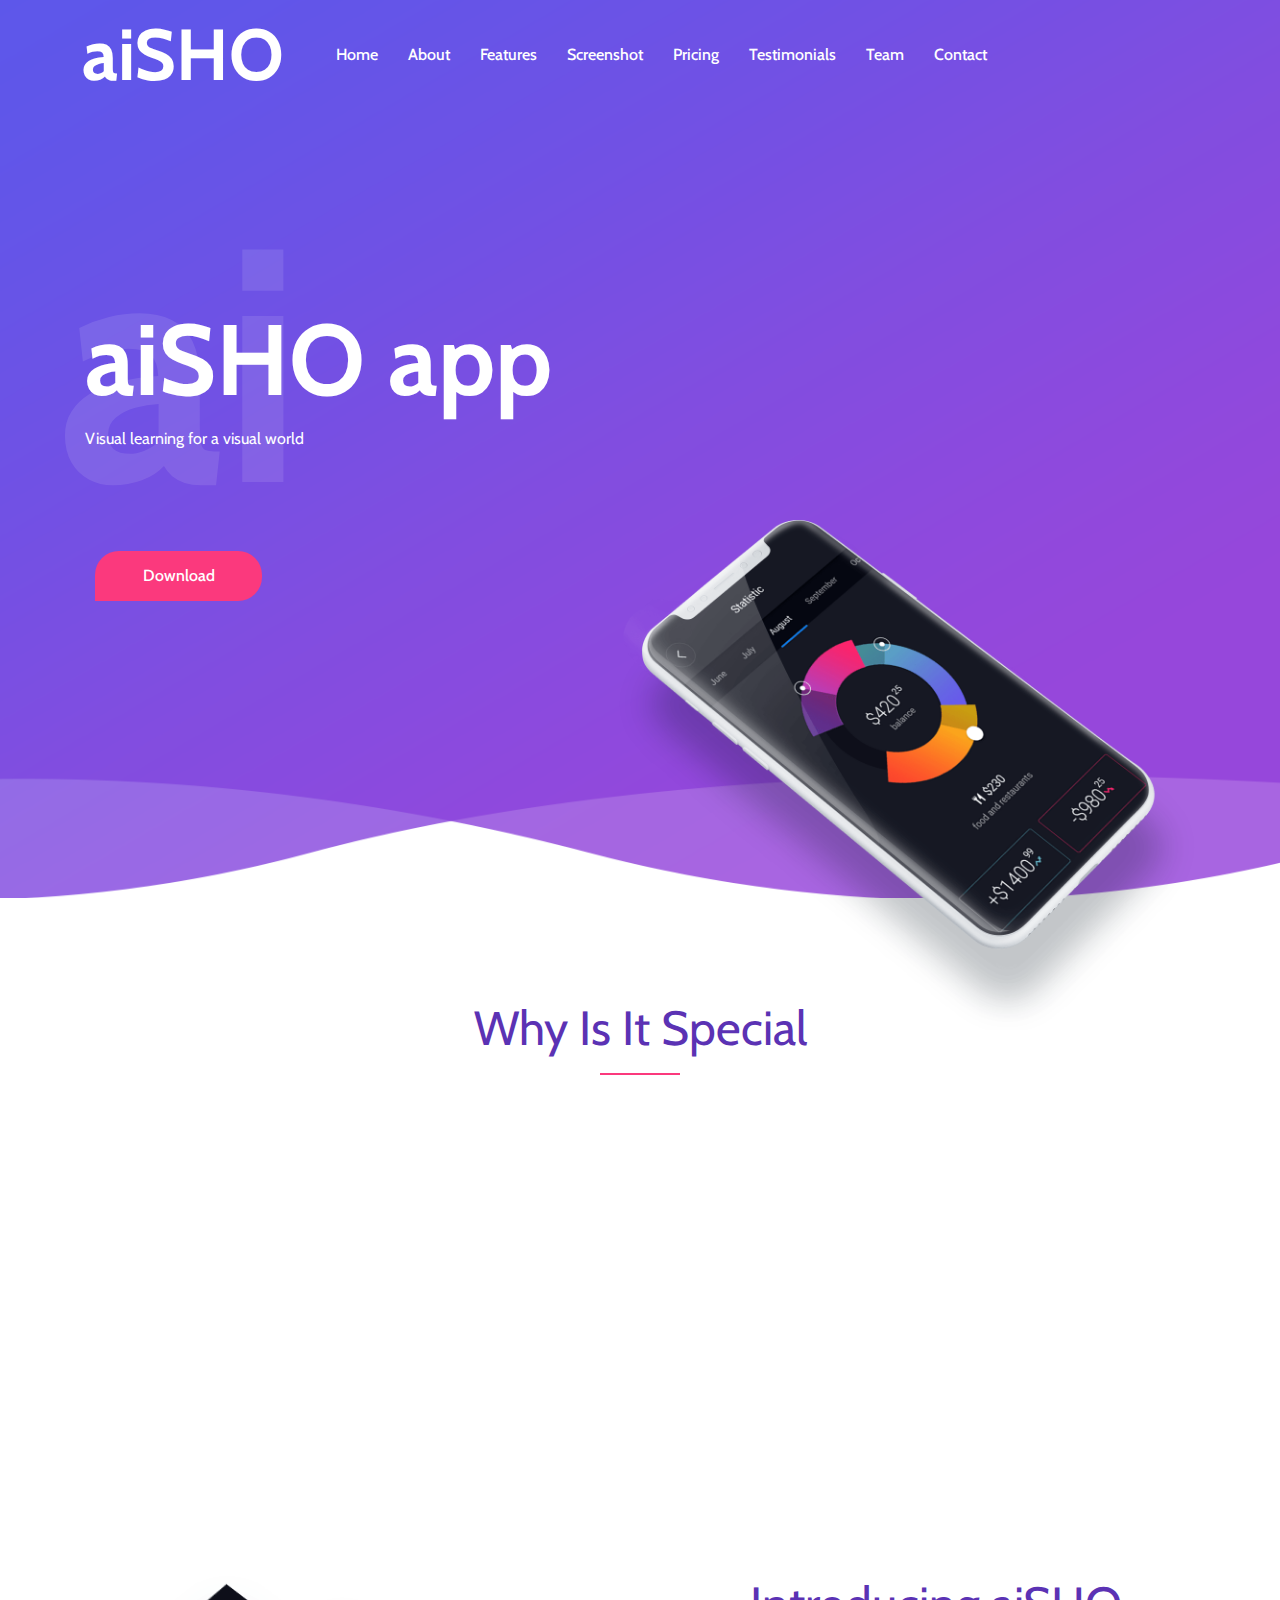
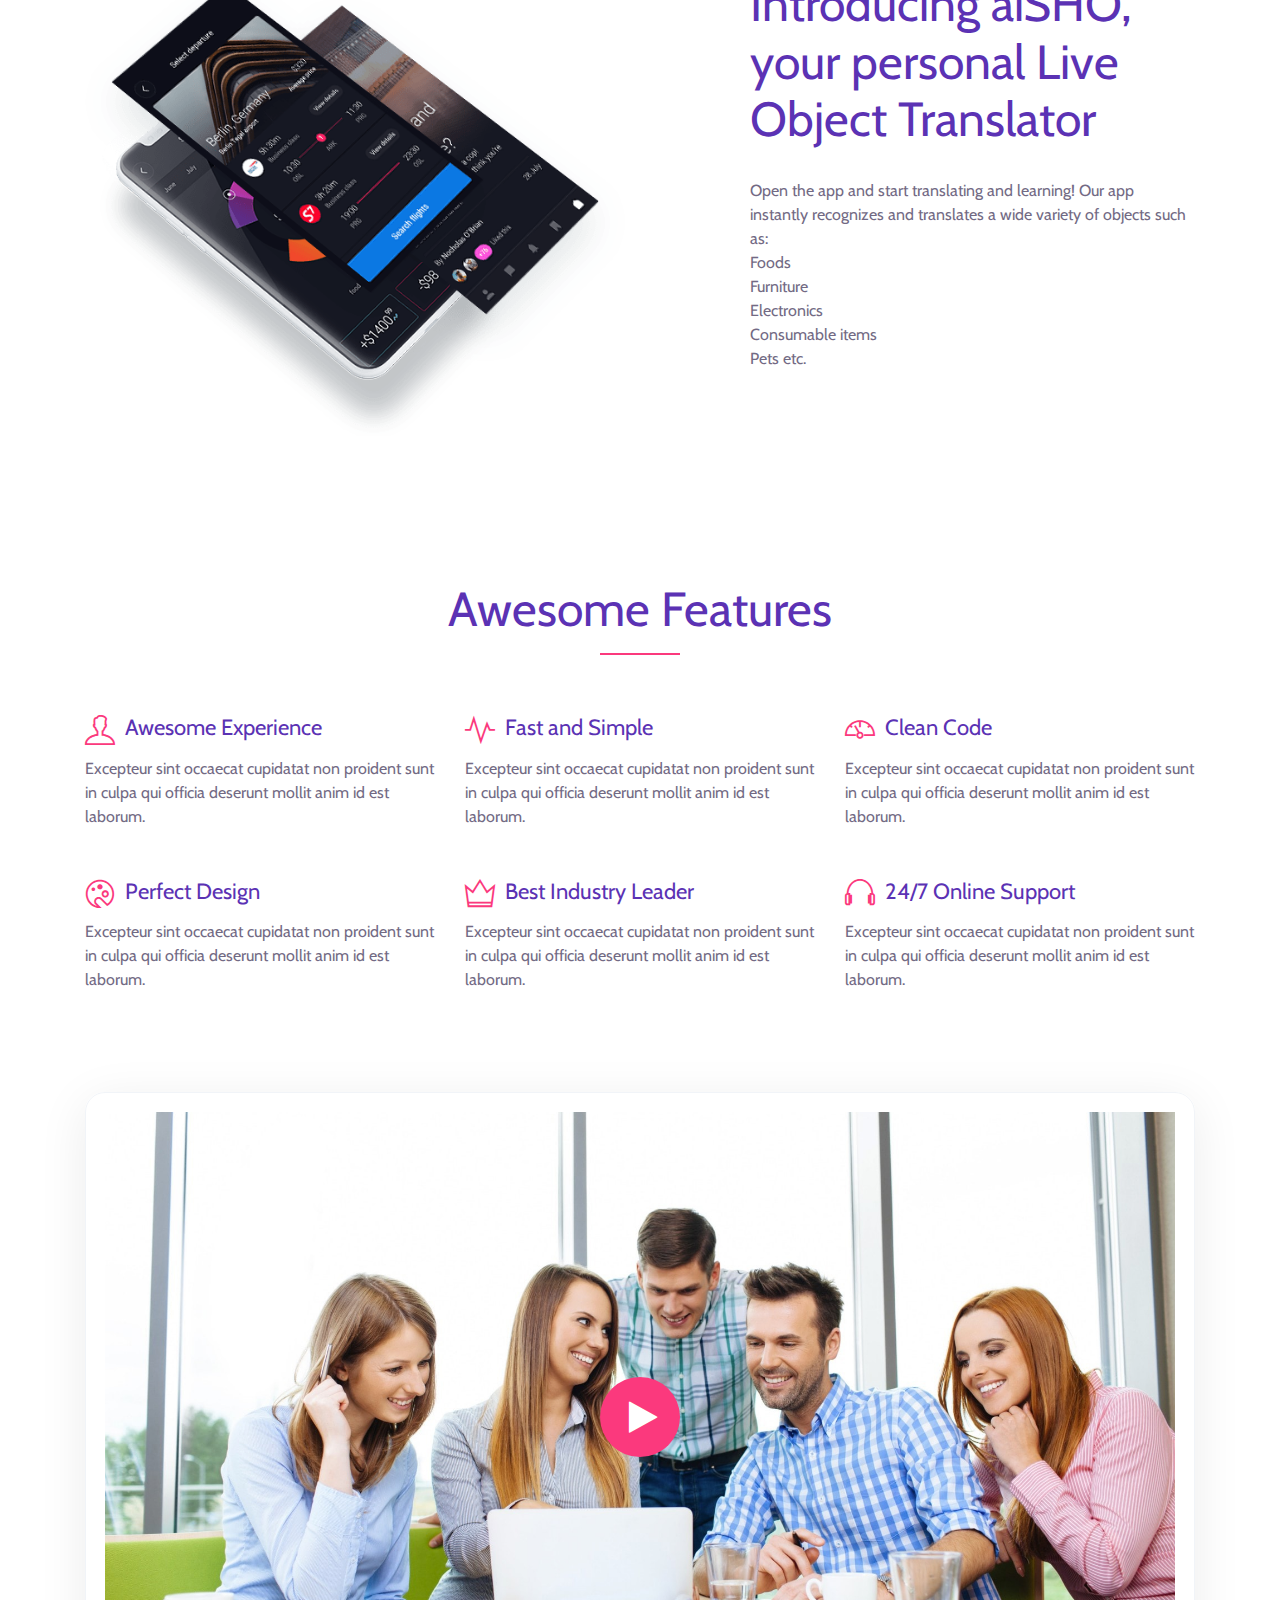
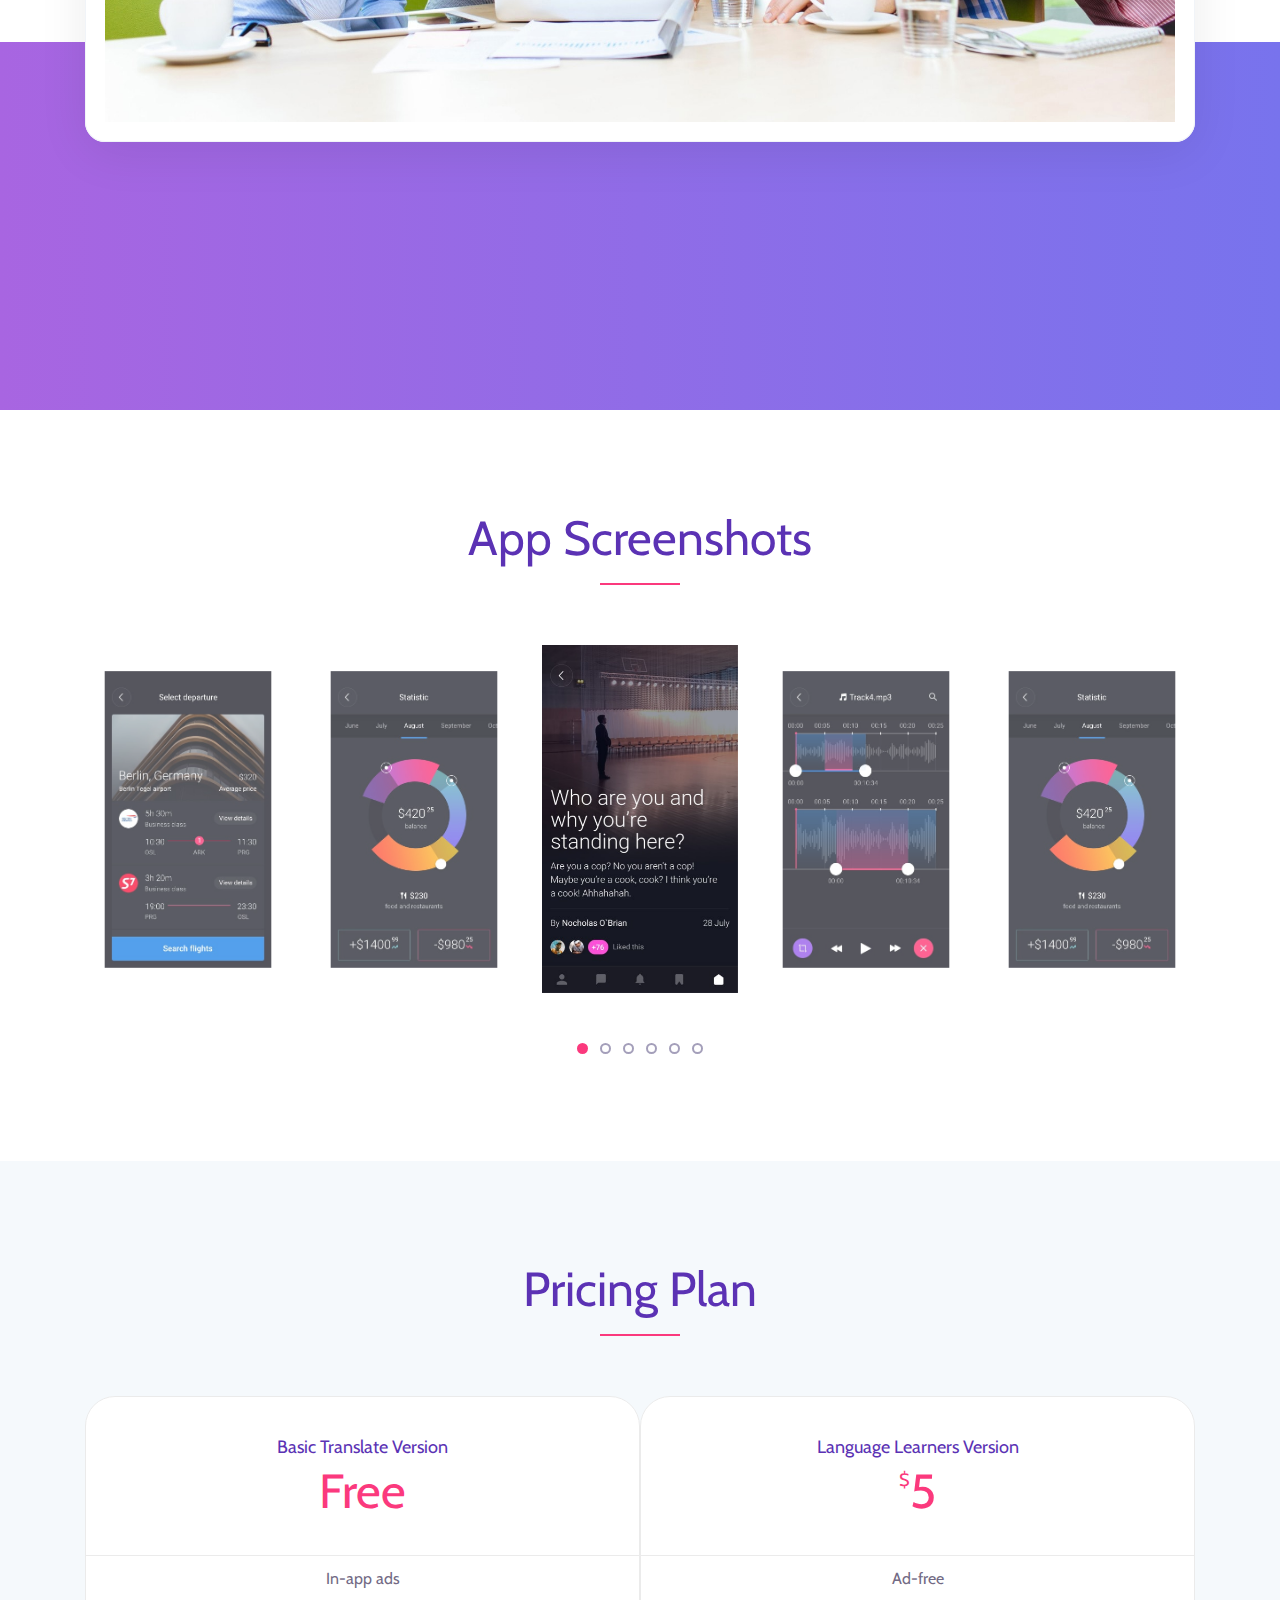
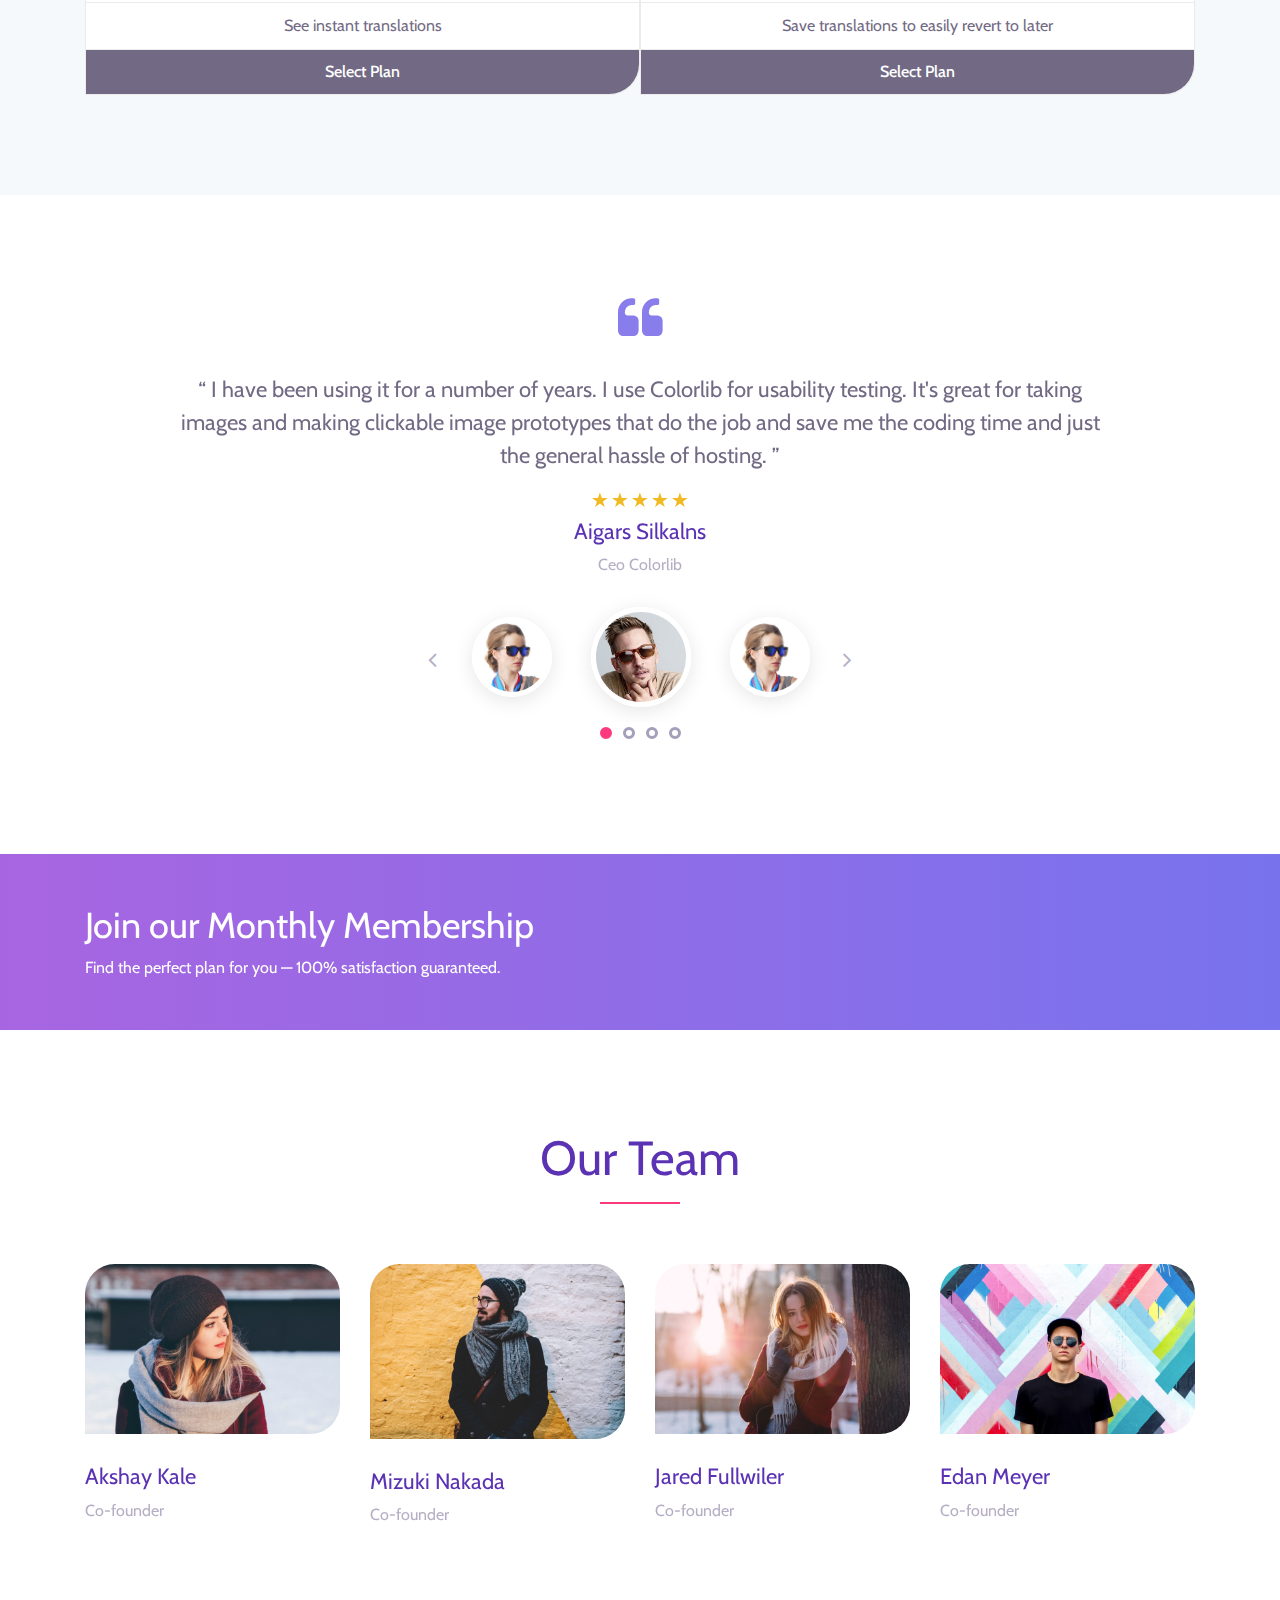
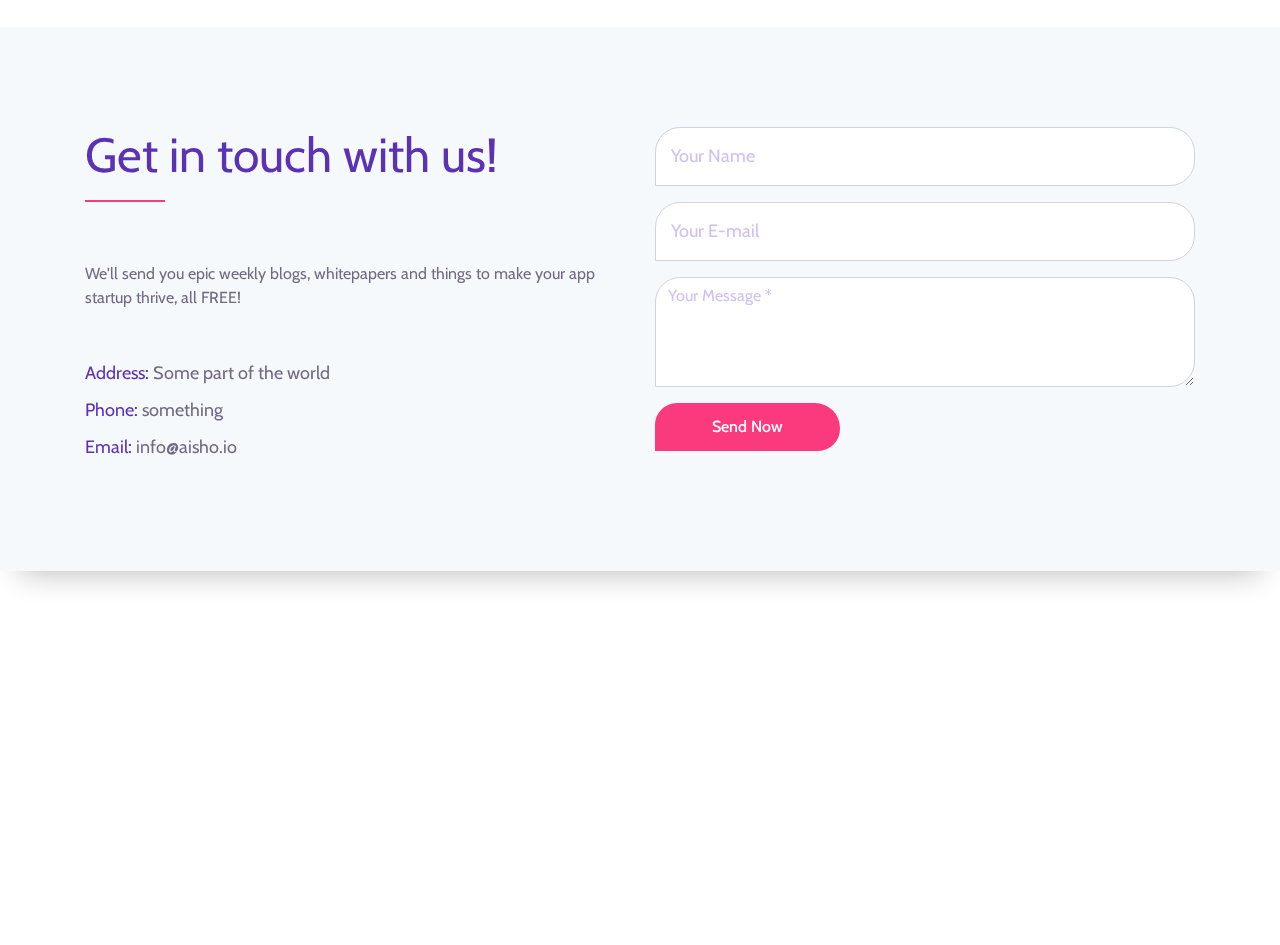
<file: index_backup.html>
<!DOCTYPE html>
<html lang="en">

<head>
    <meta charset="UTF-8">
    <meta name="description" content="">
    <meta http-equiv="X-UA-Compatible" content="IE=edge">
    <meta name="viewport" content="width=device-width, initial-scale=1, shrink-to-fit=no">
    <!-- The above 4 meta tags *must* come first in the head; any other head content must come *after* these tags -->

    <!-- Title -->
    <title>aiSHO</title>

    <!-- Favicon -->
    <link rel="icon" href="img/core-img/favicon.ico">

    <!-- Core Stylesheet -->
    <link href="style.css" rel="stylesheet">

    <!-- Responsive CSS -->
    <link href="css/responsive.css" rel="stylesheet">

</head>

<body>
    <!-- Preloader Start -->
    <div id="preloader">
        <div class="colorlib-load"></div>
    </div>

    <!-- ***** Header Area Start ***** -->
    <header class="header_area animated">
        <div class="container-fluid">
            <div class="row align-items-center">
                <!-- Menu Area Start -->
                <div class="col-12 col-lg-10">
                    <div class="menu_area">
                        <nav class="navbar navbar-expand-lg navbar-light">
                            <!-- Logo -->
                            <a class="navbar-brand" href="#">aiSHO</a>
                            <button class="navbar-toggler" type="button" data-toggle="collapse" data-target="#ca-navbar" aria-controls="ca-navbar" aria-expanded="false" aria-label="Toggle navigation"><span class="navbar-toggler-icon"></span></button>
                            <!-- Menu Area -->
                            <div class="collapse navbar-collapse" id="ca-navbar">
                                <ul class="navbar-nav ml-auto" id="nav">
                                    <li class="nav-item active"><a class="nav-link" href="#home">Home</a></li>
                                    <li class="nav-item"><a class="nav-link" href="#about">About</a></li>
                                    <li class="nav-item"><a class="nav-link" href="#features">Features</a></li>
                                    <li class="nav-item"><a class="nav-link" href="#screenshot">Screenshot</a></li>
                                    <li class="nav-item"><a class="nav-link" href="#pricing">Pricing</a></li>
                                    <li class="nav-item"><a class="nav-link" href="#testimonials">Testimonials</a></li>
                                    <li class="nav-item"><a class="nav-link" href="#team">Team</a></li>
                                    <li class="nav-item"><a class="nav-link" href="#contact">Contact</a></li>
                                </ul>
                                <div class="sing-up-button d-lg-none">
                                    <a href="#">Sign Up Free</a>
                                </div>
                            </div>
                        </nav>
                    </div>
                </div>
            </div>
        </div>
    </header>
    <!-- ***** Header Area End ***** -->

    <!-- ***** Wellcome Area Start ***** -->
    <section class="wellcome_area clearfix" id="home">
        <div class="container h-100">
            <div class="row h-100 align-items-center">
                <div class="col-12 col-md">
                    <div class="wellcome-heading">
                        <h2>aiSHO app</h2>
                        <h3>ai</h3>
                        <p>Visual learning for a visual world</p>
                    </div>
                    <div class="get-start-area">
                        <!-- Form Start -->
                        <form action="#" method="post" class="form-inline">
                            <input type="submit" class="submit" value="Download">
                        </form>
                        <!-- Form End -->
                    </div>
                </div>
            </div>
        </div>
        <!-- Welcome thumb -->
        <div class="welcome-thumb wow fadeInDown" data-wow-delay="0.5s">
            <img src="img/bg-img/welcome-img.png" alt="">
        </div>
    </section>
    <!-- ***** Wellcome Area End ***** -->

    <!-- ***** Special Area Start ***** -->
    <section class="special-area bg-white section_padding_100" id="about">
        <div class="container">
            <div class="row">
                <div class="col-12">
                    <!-- Section Heading Area -->
                    <div class="section-heading text-center">
                        <h2>Why Is It Special</h2>
                        <div class="line-shape"></div>
                    </div>
                </div>
            </div>

            <div class="row">
                <!-- Single Special Area -->
                <div class="col-12 col-md-4">
                    <div class="single-special text-center wow fadeInUp" data-wow-delay="0.2s">
                        <div class="single-icon">
                            <i class="ti-mobile" aria-hidden="true"></i>
                        </div>
                        <h4>Easy to use</h4>
                        <p>aiSHO is so easy to use, it doesn't get much easier than this!</p>
                    </div>
                </div>
                <!-- Single Special Area -->
                <div class="col-12 col-md-4">
                    <div class="single-special text-center wow fadeInUp" data-wow-delay="0.4s">
                        <div class="single-icon">
                            <i class="ti-ruler-pencil" aria-hidden="true"></i>
                        </div>
                        <h4>Powerful Design</h4>
                        <p>We build pretty complex tools and this allows us to take designs and turn them into functional quickly and easily</p>
                    </div>
                </div>
                <!-- Single Special Area -->
                <div class="col-12 col-md-4">
                    <div class="single-special text-center wow fadeInUp" data-wow-delay="0.6s">
                        <div class="single-icon">
                            <i class="ti-settings" aria-hidden="true"></i>
                        </div>
                        <h4>Customizability</h4>
                        <p>We build pretty complex tools and this allows us to take designs and turn them into functional quickly and easily</p>
                    </div>
                </div>
            </div>
        </div>
        <!-- Special Description Area -->
        <div class="special_description_area mt-150">
            <div class="container">
                <div class="row">
                    <div class="col-lg-6">
                        <div class="special_description_img">
                            <img src="img/bg-img/special.png" alt="">
                        </div>
                    </div>
                    <div class="col-lg-6 col-xl-5 ml-xl-auto">
                        <div class="special_description_content">
                            <h2>Introducing aiSHO, your personal Live Object Translator</h2>
                            <p>Open the app and start translating and learning!
                            Our app instantly recognizes and translates a wide variety of objects such as:<br>
                            Foods<br>
                            Furniture<br>
                            Electronics<br>
                            Consumable items<br>
                            Pets etc.<br>
                            </p>
                            <div class="app-download-area">
                                <div class="app-download-btn wow fadeInUp" data-wow-delay="0.2s">
                                    <!-- Google Store Btn -->
                                    <a href="#">
                                        <i class="fa fa-android"></i>
                                        <p class="mb-0"><span>available on</span> Google Store</p>
                                    </a>
                                </div>
                                <div class="app-download-btn wow fadeInDown" data-wow-delay="0.4s">
                                    <!-- Apple Store Btn -->
                                    <a href="#">
                                        <i class="fa fa-apple"></i>
                                        <p class="mb-0"><span>available on</span> Apple Store</p>
                                    </a>
                                </div>
                            </div>
                        </div>
                    </div>
                </div>
            </div>
        </div>
    </section>
    <!-- ***** Special Area End ***** -->

    <!-- ***** Awesome Features Start ***** -->
    <section class="awesome-feature-area bg-white section_padding_0_50 clearfix" id="features">
        <div class="container">
            <div class="row">
                <div class="col-12">
                    <!-- Heading Text -->
                    <div class="section-heading text-center">
                        <h2>Awesome Features</h2>
                        <div class="line-shape"></div>
                    </div>
                </div>
            </div>

            <div class="row">
                <!-- Single Feature Start -->
                <div class="col-12 col-sm-6 col-lg-4">
                    <div class="single-feature">
                        <i class="ti-user" aria-hidden="true"></i>
                        <h5>Awesome Experience</h5>
                        <p>Excepteur sint occaecat cupidatat non proident sunt in culpa qui officia deserunt mollit anim id est laborum.</p>
                    </div>
                </div>
                <!-- Single Feature Start -->
                <div class="col-12 col-sm-6 col-lg-4">
                    <div class="single-feature">
                        <i class="ti-pulse" aria-hidden="true"></i>
                        <h5>Fast and Simple</h5>
                        <p>Excepteur sint occaecat cupidatat non proident sunt in culpa qui officia deserunt mollit anim id est laborum.</p>
                    </div>
                </div>
                <!-- Single Feature Start -->
                <div class="col-12 col-sm-6 col-lg-4">
                    <div class="single-feature">
                        <i class="ti-dashboard" aria-hidden="true"></i>
                        <h5>Clean Code</h5>
                        <p>Excepteur sint occaecat cupidatat non proident sunt in culpa qui officia deserunt mollit anim id est laborum.</p>
                    </div>
                </div>
                <!-- Single Feature Start -->
                <div class="col-12 col-sm-6 col-lg-4">
                    <div class="single-feature">
                        <i class="ti-palette" aria-hidden="true"></i>
                        <h5>Perfect Design</h5>
                        <p>Excepteur sint occaecat cupidatat non proident sunt in culpa qui officia deserunt mollit anim id est laborum.</p>
                    </div>
                </div>
                <!-- Single Feature Start -->
                <div class="col-12 col-sm-6 col-lg-4">
                    <div class="single-feature">
                        <i class="ti-crown" aria-hidden="true"></i>
                        <h5>Best Industry Leader</h5>
                        <p>Excepteur sint occaecat cupidatat non proident sunt in culpa qui officia deserunt mollit anim id est laborum.</p>
                    </div>
                </div>
                <!-- Single Feature Start -->
                <div class="col-12 col-sm-6 col-lg-4">
                    <div class="single-feature">
                        <i class="ti-headphone" aria-hidden="true"></i>
                        <h5>24/7 Online Support</h5>
                        <p>Excepteur sint occaecat cupidatat non proident sunt in culpa qui officia deserunt mollit anim id est laborum.</p>
                    </div>
                </div>
            </div>

        </div>
    </section>
    <!-- ***** Awesome Features End ***** -->

    <!-- ***** Video Area Start ***** -->
    <div class="video-section">
        <div class="container">
            <div class="row">
                <div class="col-12">
                    <!-- Video Area Start -->
                    <div class="video-area" style="background-image: url(img/bg-img/video.jpg);">
                        <div class="video-play-btn">
                            <a href="https://www.youtube.com/watch?v=f5BBJ4ySgpo" class="video_btn"><i class="fa fa-play" aria-hidden="true"></i></a>
                        </div>
                    </div>
                </div>
            </div>
        </div>
    </div>
    <!-- ***** Video Area End ***** -->

    <!-- ***** Cool Facts Area Start ***** -->
    <section class="cool_facts_area clearfix">
        <div class="container">
            <div class="row">
                <!-- Single Cool Fact-->
                <div class="col-12 col-md-3 col-lg-3">
                    <div class="single-cool-fact d-flex justify-content-center wow fadeInUp" data-wow-delay="0.2s">
                        <div class="counter-area">
                            <h3><span class="counter">90</span></h3>
                        </div>
                        <div class="cool-facts-content">
                            <i class="ion-arrow-down-a"></i>
                            <p>APP <br> DOWNLOADS</p>
                        </div>
                    </div>
                </div>
                <!-- Single Cool Fact-->
                <div class="col-12 col-md-3 col-lg-3">
                    <div class="single-cool-fact d-flex justify-content-center wow fadeInUp" data-wow-delay="0.4s">
                        <div class="counter-area">
                            <h3><span class="counter">120</span></h3>
                        </div>
                        <div class="cool-facts-content">
                            <i class="ion-happy-outline"></i>
                            <p>Happy <br> Clients</p>
                        </div>
                    </div>
                </div>
                <!-- Single Cool Fact-->
                <div class="col-12 col-md-3 col-lg-3">
                    <div class="single-cool-fact d-flex justify-content-center wow fadeInUp" data-wow-delay="0.6s">
                        <div class="counter-area">
                            <h3><span class="counter">40</span></h3>
                        </div>
                        <div class="cool-facts-content">
                            <i class="ion-person"></i>
                            <p>ACTIVE <br>ACCOUNTS</p>
                        </div>
                    </div>
                </div>
                <!-- Single Cool Fact-->
                <div class="col-12 col-md-3 col-lg-3">
                    <div class="single-cool-fact d-flex justify-content-center wow fadeInUp" data-wow-delay="0.8s">
                        <div class="counter-area">
                            <h3><span class="counter">10</span></h3>
                        </div>
                        <div class="cool-facts-content">
                            <i class="ion-ios-star-outline"></i>
                            <p>TOTAL <br>APP RATES</p>
                        </div>
                    </div>
                </div>
            </div>
        </div>
    </section>
    <!-- ***** Cool Facts Area End ***** -->

    <!-- ***** App Screenshots Area Start ***** -->
    <section class="app-screenshots-area bg-white section_padding_0_100 clearfix" id="screenshot">
        <div class="container">
            <div class="row">
                <div class="col-12 text-center">
                    <!-- Heading Text  -->
                    <div class="section-heading">
                        <h2>App Screenshots</h2>
                        <div class="line-shape"></div>
                    </div>
                </div>
            </div>
        </div>
        <div class="container-fluid">
            <div class="row">
                <div class="col-12">
                    <!-- App Screenshots Slides  -->
                    <div class="app_screenshots_slides owl-carousel">
                        <div class="single-shot">
                            <img src="img/scr-img/app-1.jpg" alt="">
                        </div>
                        <div class="single-shot">
                            <img src="img/scr-img/app-2.jpg" alt="">
                        </div>
                        <div class="single-shot">
                            <img src="img/scr-img/app-3.jpg" alt="">
                        </div>
                        <div class="single-shot">
                            <img src="img/scr-img/app-4.jpg" alt="">
                        </div>
                        <div class="single-shot">
                            <img src="img/scr-img/app-5.jpg" alt="">
                        </div>
                        <div class="single-shot">
                            <img src="img/scr-img/app-3.jpg" alt="">
                        </div>
                    </div>
                </div>
            </div>
        </div>
    </section>
    <!-- ***** App Screenshots Area End *****====== -->

    <!-- ***** Pricing Plane Area Start *****==== -->
    <section class="pricing-plane-area section_padding_100_70 clearfix" id="pricing">
        <div class="container">
            <div class="row">
                <div class="col-12">
                    <!-- Heading Text  -->
                    <div class="section-heading text-center">
                        <h2>Pricing Plan</h2>
                        <div class="line-shape"></div>
                    </div>
                </div>
            </div>

            <div class="row no-gutters">
                <div class="col-12 col-md-6 col-lg-6">
                    <!-- Package Price  -->
                    <div class="single-price-plan text-center">
                        <!-- Package Text  -->
                        <div class="package-plan">
                            <h5>Basic Translate Version</h5>
                            <div class="ca-price d-flex justify-content-center">
                                <span></span>
                                <h4>Free</h4>
                            </div>
                        </div>
                        <div class="package-description">
                            <p>In-app ads</p>
                            <p>See instant translations</p>
                        </div>
                        <!-- Plan Button  -->
                        <div class="plan-button">
                            <a href="#">Select Plan</a>
                        </div>
                    </div>
                </div>
                <div class="col-12 col-md-6 col-lg-6">
                    <!-- Package Price  -->
                    <div class="single-price-plan text-center">
                        <!-- Package Text  -->
                        <div class="package-plan">
                            <h5>Language Learners Version</h5>
                            <div class="ca-price d-flex justify-content-center">
                                <span>$</span>
                                <h4>5</h4>
                            </div>
                        </div>
                        <div class="package-description">
                            <p>Ad-free</p>
                            <p>Save translations to easily revert to later</p>
                        </div>
                        <!-- Plan Button  -->
                        <div class="plan-button">
                            <a href="#">Select Plan</a>
                        </div>
                    </div>
                </div>
            </div>
        </div>
    </section>
    <!-- ***** Pricing Plane Area End ***** -->

    <!-- ***** Client Feedback Area Start ***** -->
    <section class="clients-feedback-area bg-white section_padding_100 clearfix" id="testimonials">
        <div class="container">
            <div class="row justify-content-center">
                <div class="col-12 col-md-10">
                    <div class="slider slider-for">
                        <!-- Client Feedback Text  -->
                        <div class="client-feedback-text text-center">
                            <div class="client">
                                <i class="fa fa-quote-left" aria-hidden="true"></i>
                            </div>
                            <div class="client-description text-center">
                                <p>“ I have been using it for a number of years. I use Colorlib for usability testing. It's great for taking images and making clickable image prototypes that do the job and save me the coding time and just the general hassle of hosting. ”</p>
                            </div>
                            <div class="star-icon text-center">
                                <i class="ion-ios-star"></i>
                                <i class="ion-ios-star"></i>
                                <i class="ion-ios-star"></i>
                                <i class="ion-ios-star"></i>
                                <i class="ion-ios-star"></i>
                            </div>
                            <div class="client-name text-center">
                                <h5>Aigars Silkalns</h5>
                                <p>Ceo Colorlib</p>
                            </div>
                        </div>
                        <!-- Client Feedback Text  -->
                        <div class="client-feedback-text text-center">
                            <div class="client">
                                <i class="fa fa-quote-left" aria-hidden="true"></i>
                            </div>
                            <div class="client-description text-center">
                                <p>“ I use Colorlib for usability testing. It's great for taking images and making clickable image prototypes that do the job and save me the coding time and just the general hassle of hosting. ”</p>
                            </div>
                            <div class="star-icon text-center">
                                <i class="ion-ios-star"></i>
                                <i class="ion-ios-star"></i>
                                <i class="ion-ios-star"></i>
                                <i class="ion-ios-star"></i>
                                <i class="ion-ios-star"></i>
                            </div>
                            <div class="client-name text-center">
                                <h5>Jennifer</h5>
                                <p>Developer</p>
                            </div>
                        </div>
                        <!-- Client Feedback Text  -->
                        <div class="client-feedback-text text-center">
                            <div class="client">
                                <i class="fa fa-quote-left" aria-hidden="true"></i>
                            </div>
                            <div class="client-description text-center">
                                <p>“ I have been using it for a number of years. I use Colorlib for usability testing. It's great for taking images and making clickable image prototypes that do the job.”</p>
                            </div>
                            <div class="star-icon text-center">
                                <i class="ion-ios-star"></i>
                                <i class="ion-ios-star"></i>
                                <i class="ion-ios-star"></i>
                                <i class="ion-ios-star"></i>
                                <i class="ion-ios-star"></i>
                            </div>
                            <div class="client-name text-center">
                                <h5>Helen</h5>
                                <p>Marketer</p>
                            </div>
                        </div>
                        <!-- Client Feedback Text  -->
                        <div class="client-feedback-text text-center">
                            <div class="client">
                                <i class="fa fa-quote-left" aria-hidden="true"></i>
                            </div>
                            <div class="client-description text-center">
                                <p>“ I have been using it for a number of years. I use Colorlib for usability testing. It's great for taking images and making clickable image prototypes that do the job and save me the coding time and just the general hassle of hosting. ”</p>
                            </div>
                            <div class="star-icon text-center">
                                <i class="ion-ios-star"></i>
                                <i class="ion-ios-star"></i>
                                <i class="ion-ios-star"></i>
                                <i class="ion-ios-star"></i>
                                <i class="ion-ios-star"></i>
                            </div>
                            <div class="client-name text-center">
                                <h5>Henry smith</h5>
                                <p>Developer</p>
                            </div>
                        </div>
                    </div>
                </div>
                <!-- Client Thumbnail Area -->
                <div class="col-12 col-md-6 col-lg-5">
                    <div class="slider slider-nav">
                        <div class="client-thumbnail">
                            <img src="img/bg-img/client-3.jpg" alt="">
                        </div>
                        <div class="client-thumbnail">
                            <img src="img/bg-img/client-2.jpg" alt="">
                        </div>
                        <div class="client-thumbnail">
                            <img src="img/bg-img/client-1.jpg" alt="">
                        </div>
                        <div class="client-thumbnail">
                            <img src="img/bg-img/client-2.jpg" alt="">
                        </div>
                    </div>
                </div>
            </div>
        </div>
    </section>
    <!-- ***** Client Feedback Area End ***** -->

    <!-- ***** CTA Area Start ***** -->
    <section class="our-monthly-membership section_padding_50 clearfix">
        <div class="container">
            <div class="row align-items-center">
                <div class="col-md-8">
                    <div class="membership-description">
                        <h2>Join our Monthly Membership</h2>
                        <p>Find the perfect plan for you — 100% satisfaction guaranteed.</p>
                    </div>
                </div>
                <div class="col-md-4">
                    <div class="get-started-button wow bounceInDown" data-wow-delay="0.5s">
                        <a href="#">Get Started</a>
                    </div>
                </div>
            </div>
        </div>
    </section>
    <!-- ***** CTA Area End ***** -->

    <!-- ***** Our Team Area Start ***** -->
    <section class="our-Team-area bg-white section_padding_100_50 clearfix" id="team">
        <div class="container">
            <div class="row">
                <div class="col-12 text-center">
                    <!-- Heading Text  -->
                    <div class="section-heading">
                        <h2>Our Team</h2>
                        <div class="line-shape"></div>
                    </div>
                </div>
            </div>
            <div class="row">
                <div class="col-12 col-md-6 col-lg-3">
                    <div class="single-team-member">
                        <div class="member-image">
                            <img src="img/team-img/team-1.jpg" alt="">
                            <div class="team-hover-effects">
                                <div class="team-social-icon">
                                    <a href="#"><i class="fa fa-facebook" aria-hidden="true"></i></a>
                                    <a href="#"><i class="fa fa-twitter" aria-hidden="true"></i></a>
                                    <a href="#"><i class="fa fa-google-plus" aria-hidden="true"></i></a>
                                    <a href="#"> <i class="fa fa-instagram" aria-hidden="true"></i></a>
                                </div>
                            </div>
                        </div>
                        <div class="member-text">
                            <h4>Akshay Kale</h4>
                            <p>Co-founder</p>
                        </div>
                    </div>
                </div>
                <div class="col-12 col-md-6 col-lg-3">
                    <div class="single-team-member">
                        <div class="member-image">
                            <img src="img/team-img/team-2.jpg" alt="">
                            <div class="team-hover-effects">
                                <div class="team-social-icon">
                                    <a href="https://www.facebook.com/AXEay"><i class="fa fa-facebook" aria-hidden="true"></i></a>
                                    <a href="https://twitter.com/ark_akshaykale"><i class="fa fa-twitter" aria-hidden="true"></i></a>
                                    <a href="#"><i class="fa fa-google-plus" aria-hidden="true"></i></a>
                                    <a href="#"> <i class="fa fa-instagram" aria-hidden="true"></i></a>
                                </div>
                            </div>
                        </div>
                        <div class="member-text">
                            <h4>Mizuki Nakada</h4>
                            <p>Co-founder</p>
                        </div>
                    </div>
                </div>
                <div class="col-12 col-md-6 col-lg-3">
                    <div class="single-team-member">
                        <div class="member-image">
                            <img src="img/team-img/team-3.jpg" alt="">
                            <div class="team-hover-effects">
                                <div class="team-social-icon">
                                    <a href="#"><i class="fa fa-facebook" aria-hidden="true"></i></a>
                                    <a href="#"><i class="fa fa-twitter" aria-hidden="true"></i></a>
                                    <a href="#"><i class="fa fa-google-plus" aria-hidden="true"></i></a>
                                    <a href="#"> <i class="fa fa-instagram" aria-hidden="true"></i></a>
                                </div>
                            </div>
                        </div>
                        <div class="member-text">
                            <h4>Jared Fullwiler</h4>
                            <p>Co-founder</p>
                        </div>
                    </div>
                </div>
                <div class="col-12 col-md-6 col-lg-3">
                    <div class="single-team-member">
                        <div class="member-image">
                            <img src="img/team-img/team-4.jpg" alt="">
                            <div class="team-hover-effects">
                                <div class="team-social-icon">
                                    <a href="#"><i class="fa fa-facebook" aria-hidden="true"></i></a>
                                    <a href="#"><i class="fa fa-twitter" aria-hidden="true"></i></a>
                                    <a href="#"><i class="fa fa-google-plus" aria-hidden="true"></i></a>
                                    <a href="#"> <i class="fa fa-instagram" aria-hidden="true"></i></a>
                                </div>
                            </div>
                        </div>
                        <div class="member-text">
                            <h4>Edan Meyer</h4>
                            <p>Co-founder</p>
                        </div>
                    </div>
                </div>
            </div>
        </div>
    </section>
    <!-- ***** Our Team Area End ***** -->

    <!-- ***** Contact Us Area Start ***** -->
    <section class="footer-contact-area section_padding_100 clearfix" id="contact">
        <div class="container">
            <div class="row">
                <div class="col-md-6">
                    <!-- Heading Text  -->
                    <div class="section-heading">
                        <h2>Get in touch with us!</h2>
                        <div class="line-shape"></div>
                    </div>
                    <div class="footer-text">
                        <p>We'll send you epic weekly blogs, whitepapers and things to make your app startup thrive, all FREE!</p>
                    </div>
                    <div class="address-text">
                        <p><span>Address:</span> Some part of the world</p>
                    </div>
                    <div class="phone-text">
                        <p><span>Phone:</span> something</p>
                    </div>
                    <div class="email-text">
                        <p><span>Email:</span> info@aisho.io</p>
                    </div>
                </div>
                <div class="col-md-6">
                    <!-- Form Start-->
                    <div class="contact_from">
                        <form action="#" method="post">
                            <!-- Message Input Area Start -->
                            <div class="contact_input_area">
                                <div class="row">
                                    <!-- Single Input Area Start -->
                                    <div class="col-md-12">
                                        <div class="form-group">
                                            <input type="text" class="form-control" name="name" id="name" placeholder="Your Name" required>
                                        </div>
                                    </div>
                                    <!-- Single Input Area Start -->
                                    <div class="col-md-12">
                                        <div class="form-group">
                                            <input type="email" class="form-control" name="email" id="email" placeholder="Your E-mail" required>
                                        </div>
                                    </div>
                                    <!-- Single Input Area Start -->
                                    <div class="col-12">
                                        <div class="form-group">
                                            <textarea name="message" class="form-control" id="message" cols="30" rows="4" placeholder="Your Message *" required></textarea>
                                        </div>
                                    </div>
                                    <!-- Single Input Area Start -->
                                    <div class="col-12">
                                        <button type="submit" class="btn submit-btn">Send Now</button>
                                    </div>
                                </div>
                            </div>
                            <!-- Message Input Area End -->
                        </form>
                    </div>
                </div>
            </div>
        </div>
    </section>
    <!-- ***** Contact Us Area End ***** -->

    <!-- ***** Footer Area Start ***** -->
    <footer class="footer-social-icon text-center section_padding_70 clearfix">
        <!-- footer logo -->
        <div class="footer-text">
            <h2>aiSHO</h2>
        </div>
        <!-- social icon-->
        <div class="footer-social-icon">
            <a href="#"><i class="fa fa-facebook" aria-hidden="true"></i></a>
            <a href="#"><i class="active fa fa-twitter" aria-hidden="true"></i></a>
            <a href="#"> <i class="fa fa-instagram" aria-hidden="true"></i></a>
            <a href="#"><i class="fa fa-google-plus" aria-hidden="true"></i></a>
        </div>
        <div class="footer-menu">
            <nav>
                <ul>
                    <li><a href="#">About</a></li>
                    <li><a href="#">Terms &amp; Conditions</a></li>
                    <li><a href="#">Privacy Policy</a></li>
                    <li><a href="#">Contact</a></li>
                </ul>
            </nav>
        </div>
        <!-- Foooter Text-->
        <div class="copyright-text">
            <!-- ***** Removing this text is now allowed! This template is licensed under CC BY 3.0 ***** -->
            <p>Copyright ©2017 Ca. Designed by <a href="https://colorlib.com" target="_blank">Colorlib</a></p>
        </div>
    </footer>
    <!-- ***** Footer Area Start ***** -->

    <!-- Jquery-2.2.4 JS -->
    <script src="js/jquery-2.2.4.min.js"></script>
    <!-- Popper js -->
    <script src="js/popper.min.js"></script>
    <!-- Bootstrap-4 Beta JS -->
    <script src="js/bootstrap.min.js"></script>
    <!-- All Plugins JS -->
    <script src="js/plugins.js"></script>
    <!-- Slick Slider Js-->
    <script src="js/slick.min.js"></script>
    <!-- Footer Reveal JS -->
    <script src="js/footer-reveal.min.js"></script>
    <!-- Active JS -->
    <script src="js/active.js"></script>
</body>

</html>
</file>
<file: style.css>
/* --------------------------
:: Template Name: Colorlib App - App Landing Page 
:: Template Author: Colorlib
:: Template Author URI: https://colorlib.com/
:: Description: Colorlib is a One Page based App Landing Template. It's very clean, creative & beautiful. It's super     responsive & ultra light.
:: Tags: Colorlib, App Landing, Apps, Responsive App Landing, Bootstrap 4, Free Theme, Free HTML Template, HTML5 Template etc.
:: Version: v1.0
:: Created: 11/03/2017
-------------------------- */

/* --- [Master Stylesheet] ----
:: 1.0 Base CSS Start
:: 2.0 Header Area CSS
:: 3.0 Wellcome Area CSS
:: 4.0 Special Area CSS
:: 5.0 Features Area CSS
:: 6.0 Video Area CSS
:: 7.0 Cool Facts Area CSS
:: 8.0 Screenshots Area CSS
:: 9.0 Pricing Plan Area CSS
:: 10.0 Testimonials Area CSS
:: 11.0 CTA Area CSS Start
:: 12.0 Team Area CSS Start
:: 13.0 Contact Area CSS Start
:: 14.0 Footer Area CSS Start
-------------------------- */

@import url('https://fonts.googleapis.com/css?family=Cabin:400,500,700|Montserrat:400,500,700');
@import 'css/bootstrap.min.css';
@import 'css/animate.css';
@import 'css/magnific-popup.css';
@import 'css/owl.carousel.min.css';
@import 'css/slick.css';
@import 'css/font-awesome.min.css';
@import 'css/themify-icons.css';
@import 'css/ionicons.min.css';

/* --------------------------
:: 1.0 Base CSS Start
-------------------------- */

* {
    margin: 0;
    padding: 0;
}

body {
    font-family: 'Cabin', sans-serif;
    background-color: #fff;
}

h1,
h2,
h3,
h4,
h5,
h6 {
    font-family: 'Cabin', sans-serif;
    font-weight: 400;
    color: #000;
    line-height: 1.2;
}

.section_padding_100 {
    padding-top: 100px;
    padding-bottom: 100px;
}

.section_padding_100_50 {
    padding-top: 100px;
    padding-bottom: 50px;
}

.section_padding_100_70 {
    padding-top: 100px;
    padding-bottom: 70px;
}

.section_padding_50 {
    padding-top: 50px;
    padding-bottom: 50px;
}

.section_padding_50_20 {
    padding-top: 50px;
    padding-bottom: 20px;
}

.section_padding_150 {
    padding-top: 150px;
    padding-bottom: 150px;
}

.section_padding_200 {
    padding-top: 200px;
    padding-bottom: 200px;
}

.section_padding_0_100 {
    padding-top: 0;
    padding-bottom: 100px;
}

.section_padding_70 {
    padding-top: 70px;
    padding-bottom: 70px;
}

.section_padding_0_50 {
    padding-top: 0;
    padding-bottom: 50px;
}

img {
    max-width: 100%;
    max-height: 100%;
}

.mt-15 {
    margin-top: 15px;
}

.mt-30 {
    margin-top: 30px;
}

.mt-40 {
    margin-top: 40px;
}

.mt-50 {
    margin-top: 50px;
}

.mt-100 {
    margin-top: 100px;
}

.mt-150 {
    margin-top: 150px;
}

.mr-15 {
    margin-right: 15px;
}

.mr-30 {
    margin-right: 30px;
}

.mr-50 {
    margin-right: 50px;
}

.mr-100 {
    margin-right: 100px;
}

.mb-15 {
    margin-bottom: 15px;
}

.mb-30 {
    margin-bottom: 30px;
}

.mb-50 {
    margin-bottom: 50px;
}

.mb-100 {
    margin-bottom: 100px;
}

.ml-15 {
    margin-left: 15px;
}

.ml-30 {
    margin-left: 30px;
}

.ml-50 {
    margin-left: 50px;
}

.ml-100 {
    margin-left: 100px;
}

ul,
ol {
    margin: 0;
    padding: 0;
}

#scrollUp {
    bottom: 0;
    font-size: 24px;
    right: 30px;
    width: 50px;
    background-color: #fb397d;
    color: #fff;
    text-align: center;
    height: 50px;
    line-height: 50px;
}

a,
a:hover,
a:focus,
a:active {
    text-decoration: none;
    -webkit-transition-duration: 500ms;
    -o-transition-duration: 500ms;
    transition-duration: 500ms;
}

li {
    list-style: none;
}

p {
    color: #726a84;
    font-size: 16px;
    font-weight: 300;
    margin-top: 0;
}

.heading-text > p {
    font-size: 16px;
}

.section-heading > h2 {
    font-weight: 300;
    color: #5b32b4;
    font-size: 48px;
    margin: 0;
}


.section-heading {
    margin-bottom: 60px;
}

.line-shape-white,
.line-shape {
    width: 80px;
    height: 2px;
    background-color: #fb397d;
    margin-top: 15px;
}

.line-shape {
    margin-left: calc(50% - 40px);
}

.table {
    display: table;
    height: 100%;
    left: 0;
    position: relative;
    top: 0;
    width: 100%;
    z-index: 2;
}

.table-cell {
    display: table-cell;
    vertical-align: middle;
}

#preloader {
    overflow: hidden;
    background-color: #fff;
    height: 100%;
    left: 0;
    position: fixed;
    top: 0;
    width: 100%;
    z-index: 999999;
}

.colorlib-load {
    -webkit-animation: 2000ms linear 0s normal none infinite running colorlib-load;
    animation: 2000ms linear 0s normal none infinite running colorlib-load;
    background: transparent none repeat scroll 0 0;
    border-color: #dddddd #dddddd #fb397d;
    border-radius: 50%;
    border-style: solid;
    border-width: 2px;
    height: 40px;
    left: calc(50% - 20px);
    position: relative;
    top: calc(50% - 20px);
    width: 40px;
    z-index: 9;
}

@-webkit-keyframes colorlib-load {
    0% {
        -webkit-transform: rotate(0deg);
        transform: rotate(0deg);
    }
    100% {
        -webkit-transform: rotate(360deg);
        transform: rotate(360deg);
    }
}

@keyframes colorlib-load {
    0% {
        -webkit-transform: rotate(0deg);
        transform: rotate(0deg);
    }
    100% {
        -webkit-transform: rotate(360deg);
        transform: rotate(360deg);
    }
}

/* --------------------------
:: 2.0 Header Area CSS
-------------------------- */

.header_area {
    left: 0;
    position: absolute;
    width: 100%;
    z-index: 99;
    top: 0;
    padding: 0 4%;
}

.menu_area .navbar-brand {
    font-size: 72px;
    font-weight: 700;
    color: #fff;
    margin: 0;
    line-height: 1;
    padding: 0;
}


.menu_area .navbar-brand:hover,
.menu_area .navbar-brand:focus {
    color: #fff;
}


.menu_area {
    position: relative;
    z-index: 2;
}

.menu_area #nav .nav-link {
    color: #fff;
    display: block;
    font-size: 16px;
    font-weight: 500;
    border-radius: 30px;
    -webkit-transition-duration: 500ms;
    -o-transition-duration: 500ms;
    transition-duration: 500ms;
    padding: 35px 15px;
}


.menu_area nav ul li > a:hover {
    color: #fb397d;
}

.sing-up-button {
    text-align: right;
}

.sing-up-button > a {
    color: #fff;
    font-weight: 500;
    display: inline-block;
    border: 2px solid #a883e9;
    height: 50px;
    min-width: 178px;
    line-height: 46px;
    text-align: center;
    border-radius: 24px 24px 24px 0px;
}

.sing-up-button > a:hover {
    background: #fb397d;
    color: #fff;
    border-color: transparent;
    -webkit-transition-duration: 500ms;
    -o-transition-duration: 500ms;
    transition-duration: 500ms;
}

/* stcicky css */

.header_area.sticky {
    background-color: #884bdf;
    -webkit-box-shadow: 0 4px 20px rgba(0, 0, 0, 0.1);
            box-shadow: 0 4px 20px rgba(0, 0, 0, 0.1);
    height: 70px;
    position: fixed;
    top: 0;
    z-index: 99;
}

.header_area.sticky .menu_area .navbar-brand {
    font-size: 50px;
}

.header_area.sticky .menu_area #nav .nav-link {
    padding: 23px 15px;
}
.header_area.sticky .navbar {
    padding: 0;
}


/* --------------------------
:: 3.0 Wellcome Area CSS
-------------------------- */

.wellcome_area {
    background-image: url(img/bg-img/welcome-bg.png);
    height: 900px;
    position: relative;
    z-index: 1;
    background-position: bottom center;
    background-size: cover;
}

.wellcome_area:after {
    position: absolute;
    width: 100%;
    left: 0;
    height: 2px;
    background-color: #fff;
    content: '';
    bottom: 0;
    z-index: 2;
}

.welcome-thumb {
    width: 45%;
    position: absolute;
    bottom: -130px;
    right: 85px;
    z-index: 9;
}

.welcome-thumb img {
    height: auto;
    width: 100%;
}

.wellcome-heading > h2 {
    font-size: 100px;
    color: #ffffff;
    font-weight: 700;
    position: relative;
    z-index: 3;
}

.get-start-area .email {
    background: #9572e8;
    height: 50px;
    max-width: 260px;
    border: none;
    border-radius: 24px;
    padding: 0px 15px;
}

.form-control::-webkit-input-placeholder {
    color: #cec1f4;
    opacity: 1;
}

.form-control:-ms-input-placeholder {
    color: #cec1f4;
    opacity: 1;
}

.form-control::-ms-input-placeholder {
    color: #cec1f4;
    opacity: 1;
}

.form-control::placeholder {
    color: #cec1f4;
    opacity: 1;
}

.get-start-area .email:focus {
    border: none;
    outline-offset: transparent !important;
    border-radius: 30px;
}

.get-start-area .submit {
    background-color: #fb397d;
    color: #fff;
    font-weight: 500;
    display: inline-block;
    border: none;
    height: 50px;
    min-width: 167px;
    line-height: 46px;
    text-align: center;
    border-radius: 24px 24px 24px 0px;
    margin-left: 10px;
}

.get-start-area .submit:hover {
    background: #6f52e5;
    color: #fff;
    -webkit-transition-duration: 500ms;
    -o-transition-duration: 500ms;
    transition-duration: 500ms;
}

.wellcome-heading > p {
    color: #fff;
}

.wellcome-heading > h3 {
    font-size: 332px;
    position: absolute;
    top: -134px;
    font-weight: 900;
    left: -12px;
    z-index: -1;
    color: #fff;
    opacity: .1;
    -ms-filter: "progid:DXImageTransform.Microsoft.Alpha(Opacity=10)";
}

.wellcome-heading {
    margin-bottom: 100px;
}

/* --------------------------
:: 4.0 Special Area CSS
-------------------------- */

.single-icon > i {
    font-size: 36px;
    color: #fb397d;
}

.single-special > h4 {
    font-size: 22px;
    color: #5b32b4;
}

.single-icon {
    margin-bottom: 25px;
}

.single-special > h4 {
    font-size: 22px;
    color: #5b32b4;
    margin-bottom: 15px;
}

.single-special {
    border: 1px solid #eff2f6;
    padding: 40px;
    border-radius: 40px 40px 40px 0px;
    -webkit-transition-duration: 800ms;
    -o-transition-duration: 800ms;
    transition-duration: 800ms;
    margin-bottom: 30px;
}

.special_description_content > h2 {
    color: #5b32b4;
    font-size: 48px;
    margin-bottom: 30px;
}

.single-special:hover {
    -webkit-box-shadow: 0 10px 90px rgba(0, 0, 0, 0.08);
            box-shadow: 0 10px 90px rgba(0, 0, 0, 0.08);
}

.single-special p {
    margin-bottom: 0;
}

.app-download-area {
    display: -moz-flex;
    display: -ms-flex;
    display: -o-flex;
    display: -webkit-box;
    display: -ms-flexbox;
    display: flex;
    -ms-flex-preferred-size: 1;
    flex-basis: 1;
    margin-top: 50px;
}

.app-download-btn a {
    border: 1px solid #ddd;
    display: -webkit-box;
    display: -ms-flexbox;
    display: flex;
    -webkit-box-align: center;
    -ms-flex-align: center;
    align-items: center;
    padding: 15px 30px;
    border-radius: 30px 30px 30px 0;
    -webkit-box-shadow: 0 10px 30px rgba(0, 0, 0, 0.1);
    box-shadow: 0 10px 30px rgba(0, 0, 0, 0.1);
    -webkit-box-pack: center;
    -ms-flex-pack: center;
    justify-content: center;
}

.app-download-btn.active a,
.app-download-btn a:hover {
    border-color: transparent;
    background-color: #fb397d;
}

.app-download-btn a i {
    color: #47425d;
    font-size: 24px;
    margin-right: 15px;
    -webkit-transition-duration: 500ms;
    -o-transition-duration: 500ms;
    transition-duration: 500ms;
}

.app-download-btn a p {
    font-size: 16px;
    line-height: 1;
    -webkit-transition-duration: 500ms;
    -o-transition-duration: 500ms;
    transition-duration: 500ms;
}

.app-download-btn a p span {
    font-size: 12px;
    display: block;
}

.app-download-btn:first-child {
    margin-right: 20px;
}

.app-download-btn a:hover i,
.app-download-btn.active a i,
.app-download-btn.active a p,
.app-download-btn a:hover p {
    color: #fff;
}

/* --------------------------
:: 5.0 Features Area CSS
-------------------------- */

.single-feature {
    margin-bottom: 50px;
}

.single-feature > p {
    margin-bottom: 0;
}

.single-feature > i {
    color: #fb397d;
    font-size: 30px;
    display: inline-block;
    float: left;
    margin-right: 10px;
}

.single-feature > h5 {
    font-size: 22px;
    color: #5b32b4;
}

.single-feature > p {
    margin-top: 15px;
}

/* --------------------------
:: 6.0 Video Area CSS
-------------------------- */

.video-area {
    position: relative;
    z-index: 1;
    background-position: center center;
    background-size: cover;
    border: 20px solid #fff;
    border-radius: 20px;
    height: 650px;
    -webkit-box-shadow: 0 10px 50px rgba(0, 0, 0, 0.08);
    box-shadow: 0 10px 50px rgba(0, 0, 0, 0.08);
}

.video-area:after {
    position: absolute;
    content: "";
    top: -20px;
    left: -20px;
    width: calc(100% + 40px);
    height: calc(100% + 40px);
    border: 1px solid #f1f4f8;
    z-index: 2;
    border-radius: 20px;
}


.video-area .video-play-btn a {
    width: 80px;
    height: 80px;
    background-color: #fb397d;
    color: #fff;
    text-align: center;
    display: block;
    font-size: 36px;
    line-height: 80px;
    padding-left: 5px;
    border-radius: 50%;
    top: 50%;
    position: absolute;
    left: 50%;
    -webkit-transform: translate(-50%, -50%);
    -ms-transform: translate(-50%, -50%);
    transform: translate(-50%, -50%);
    z-index: 3;
}

.video-area .video-play-btn a:hover {
    background-color: #a865e1;
    color: #fff;
}

/* --------------------------
:: 7.0 Cool Facts Area CSS
-------------------------- */

.cool_facts_area {
    position: relative;
    z-index: auto;
    background: #a865e1;
    background: -webkit-linear-gradient(to left, #7873ed, #a865e1);
    background: -webkit-linear-gradient(right, #7873ed, #a865e1);
    background: -webkit-gradient(linear, right top, left top, from(#7873ed), to(#a865e1));
    background: -o-linear-gradient(right, #7873ed, #a865e1);
    background: linear-gradient(to left, #7873ed, #a865e1);
    padding: 180px 0 80px 0;
    top: -100px;
}


.cool_facts_area:after {
    position: absolute;
    bottom: -100px;
    left: 0;
    right: 0;
    width: 100%;
    height: 100px;
    background-color: #fff;
    content: ''
}

.cool-facts-content > i {
    color: #ffffff;
    font-size: 36px;
}

.counter-area {
    min-width: 100px;
    -ms-flex-item-align: end;
    align-self: flex-end;
}

.counter-area > h3 {
    color: #ffffff;
    font-size: 60px;
    margin-bottom: 0;
    line-height: 1;
}

.cool-facts-content > p {
    font-size: 18px;
    color: #ffffff;
    margin-bottom: 0;
}

/* --------------------------
:: 8.0 Screenshots Area CSS
-------------------------- */

.app_screenshots_slides {
    padding: 0 6%;
}

.app_screenshots_slides .single-shot {
    opacity: 0.7;
    -ms-filter: "progid:DXImageTransform.Microsoft.Alpha(Opacity=70)";
    -webkit-transform: scale(0.85);
    -ms-transform: scale(0.85);
    transform: scale(0.85)
}

.app_screenshots_slides .center .single-shot {
    opacity: 1;
    -ms-filter: "progid:DXImageTransform.Microsoft.Alpha(Opacity=100)";
    -webkit-transform: scale(1);
    -ms-transform: scale(1);
    transform: scale(1)
}

.app-screenshots-area .owl-dot {
    height: 11px;
    width: 11px;
    border: 2px solid #a49fba;
    border-radius: 50%;
    display: inline-block;
    margin: 0 6px;
    margin-top: 50px;
}

.app-screenshots-area .owl-dot.active {
    background-color: #fb397d;
    border: transparent;
}

.app-screenshots-area .owl-dots {
    height: 100%;
    width: 100%;
    text-align: center;
}

/* --------------------------
:: 9.0 Pricing Plan Area CSS
-------------------------- */

.pricing-plane-area {
    background: #f5f9fc;
}

.single-price-plan {
    background: #ffffff;
    border: 1px solid #ebebeb;
    border-radius: 30px 30px 30px 0;
    margin-bottom: 30px;
}

.single-price-plan .package-plan {
    padding: 40px 0;
    border-radius: 30px 30px 0 0;
}

.single-price-plan .package-plan > h5 {
    color: #5b32b4;
    font-size: 18px;
}


.single-price-plan .package-plan .ca-price h4 {
    color: #fb397d;
    font-size: 48px;
    position: relative;
    z-index: 1;
    margin-bottom: 0;
    line-height: 1;
}

.single-price-plan .package-plan .ca-price span {
    font-size: 18px;
    color: #fb397d;
}

.single-price-plan .plan-button > a {
    background: #726a84;
    padding: 10px 0;
    border-bottom-right-radius: 30px;
    color: #ffffff;
    font-size: 16px;
    font-weight: 500;
    display: block;
    -webkit-transition-duration: 500ms;
    -o-transition-duration: 500ms;
    transition-duration: 500ms;
}

.single-price-plan .package-description > p {
    margin-bottom: 0;
    line-height: 1;
    padding: 15px 0;
    border-bottom: 1px solid #ebebeb;
}

.single-price-plan .package-description > p:first-child {
    border-top: 1px solid #ebebeb;
}

.single-price-plan.active .package-plan,
.single-price-plan.active .plan-button > a,
.single-price-plan:hover .plan-button > a {
    background-color: #a865e1;
}

.single-price-plan.active .package-plan .ca-price > h4,
.single-price-plan.active .package-plan .ca-price > span,
.single-price-plan.active .package-plan > h5,
.single-price-plan.active .plan-button > a {
    color: #fff;
}

/* --------------------------
:: 10.0 Testimonials Area CSS
-------------------------- */

.clients-feedback-area .client-name > h5 {
    color: #5b32b4;
    font-size: 22px;
    margin-top: 5px;
}

.clients-feedback-area .star-icon > i {
    font-size: 18px;
    color: #f1b922;
}

.clients-feedback-area .client-description > p {
    max-width: 1010px;
    margin: auto;
    margin-bottom: 15px;
    font-size: 22px;
}

.clients-feedback-area .client > i {
    font-size: 48px;
    color: #897ceb;
    margin-bottom: 30px;
}

.clients-feedback-area .client-name > p {
    color: #b5aec4;
}

.clients-feedback-area .slick-dots {
    display: -moz-flex;
    display: -ms-flex;
    display: -o-flex;
    display: -webkit-box;
    display: -ms-flexbox;
    display: flex;
    -webkit-box-pack: center;
    -ms-flex-pack: center;
    justify-content: center
}

.clients-feedback-area .slick-dots li button {
    width: 12px;
    height: 12px;
    text-indent: -999999999999999999999999px;
    border: 3px solid #a49fba;
    background-color: #fff;
    border-radius: 50%;
    margin: 5.5px;
    outline: none;
}

.clients-feedback-area .slick-dots li.slick-active button {
    background-color: #fb397d;
    border-color: #fb397d;
}

.clients-feedback-area .slick-slide.client-thumbnail {
    display: -moz-flex;
    display: -ms-flex;
    display: -o-flex;
    display: -webkit-box;
    display: -ms-flexbox;
    display: flex;
    -webkit-box-pack: center;
    -ms-flex-pack: center;
    justify-content: center;
    -webkit-box-align: center;
    -ms-flex-align: center;
    align-items: center;
    height: 129px;
}


.clients-feedback-area .slick-slide img {
    display: block;
    width: 80px !important;
    height: 80px !important;
    border-radius: 50%;
    border: 5px solid #fff;
    -webkit-box-shadow: 0px 4px 20px rgba(0, 0, 0, 0.1);
    box-shadow: 0px 4px 20px rgba(0, 0, 0, 0.1);
}

.clients-feedback-area .slick-slide.slick-current img {
    width: 100px !important;
    height: 100px !important;
}

.clients-feedback-area .slick-arrow {
    position: absolute;
    width: 30px;
    background-color: #fff;
    height: 100%;
    text-align: center;
    font-size: 24px;
    color: #b5aec4;
    display: block;
    line-height: 550%;
    left: 0;
    z-index: 90;
    cursor: pointer;
}

.clients-feedback-area .slick-arrow.fa-angle-right {
    left: auto;
    right: 0;
    top: 0;
}

/* --------------------------
:: 11.0 CTA Area CSS Start
-------------------------- */

.our-monthly-membership {
    background: #a865e1;
    background: -webkit-linear-gradient(to left, #7873ed, #a865e1);
    background: -webkit-linear-gradient(right, #7873ed, #a865e1);
    background: -webkit-gradient(linear, right top, left top, from(#7873ed), to(#a865e1));
    background: -o-linear-gradient(right, #7873ed, #a865e1);
    background: linear-gradient(to left, #7873ed, #a865e1);
}

.membership-description > h2 {
    color: #ffffff;
    font-size: 36px;
}

.membership-description > p {
    color: #ffffff;
    margin-bottom: 0;
}

.get-started-button > a {
    background: #ffffff;
    height: 45px;
    min-width: 155px;
    display: inline-block;
    text-align: center;
    line-height: 45px;
    color: #fb397d;
    font-weight: 500;
    border-radius: 23px 23px 23px 0;
}

.get-started-button > a:hover {
    background: #5b32b4;
    color: #fff;
    -webkit-transition-duration: 500ms;
    -o-transition-duration: 500ms;
    transition-duration: 500ms;
}

.get-started-button {
    text-align: right;
}

/* --------------------------
:: 12.0 Team Area CSS Start
-------------------------- */

.member-image {
    margin-bottom: 30px;
    border-radius: 30px 30px 30px 0;
    position: relative;
    z-index: 1;
}

.member-image img {
    border-radius: 30px 30px 30px 0;
}

.member-text > h4 {
    font-size: 22px;
    color: #5b32b4;
}

.member-text > p {
    color: #b5aec4;
    margin-bottom: 0;
}

.team-hover-effects {
    position: absolute;
    top: 0;
    left: 0;
    width: 100%;
    height: 100%;
    background-color: rgba(105, 75, 228, 0.8);
    border-radius: 30px 30px 30px 0;
    opacity: 0;
    -ms-filter: "progid:DXImageTransform.Microsoft.Alpha(Opacity=0)";
    -webkit-transition: all 500ms;
    -o-transition: all 500ms;
    transition: all 500ms;
}

.single-team-member:hover .team-hover-effects {
    opacity: 1;
    -ms-filter: "progid:DXImageTransform.Microsoft.Alpha(Opacity=100)";
}

.team-social-icon {
    position: absolute;
    z-index: 5;
    top: 0;
    left: 0;
    height: 100%;
    width: 100%;
    display: -webkit-box;
    display: -ms-flexbox;
    display: flex;
    -webkit-box-align: center;
    -ms-flex-align: center;
    align-items: center;
    -webkit-box-pack: center;
    -ms-flex-pack: center;
    justify-content: center;
}

.team-social-icon > a {
    font-size: 14px;
    color: #fff;
    background: #9a81d7;
    height: 40px;
    width: 40px;
    line-height: 40px;
    text-align: center;
    border-radius: 10px 10px 10px 0;
    display: block;
    margin: 2.5px;
}

.single-team-member {
    margin-bottom: 50px;
}

/* --------------------------
:: 13.0 Contact Area CSS Start
-------------------------- */

.address-text > p,
.phone-text > p,
.email-text > p {
    font-size: 18px;
    margin-bottom: 10px;
}

.address-text > p > span,
.phone-text > p > span,
.email-text > p > span {
    color: #5b32b4;
}

.footer-contact-area .line-shape {
    margin-left: 0;
}

.footer-contact-area .heading-text > p {
    margin-top: 50px;
}

.footer-contact-area .heading-text {
    margin-bottom: 50px;
}

#name {
    font-size: 18px;
    padding: 15px 15px;
    border-radius: 25px 25px 25px 0;
}

#email {
    font-size: 18px;
    padding: 15px 15px;
    border-radius: 25px 25px 25px 0;
}

#message {
    border-radius: 25px 25px 25px 0;
}

.btn.submit-btn {
    background: #fb397d;
    height: 48px;
    min-width: 185px;
    color: #ffffff;
    font-weight: 500;
    border-radius: 22px 25px 22px 0;
}

.btn.submit-btn:hover {
    background: #5b32b4;
    color: #fff;
    -webkit-transition-duration: 500ms;
    -o-transition-duration: 500ms;
    transition-duration: 500ms;
}

.footer-contact-area {
    background: #f5f9fc;
}

.footer-text > p {
    margin-bottom: 50px;
}

/* --------------------------
:: 14.0 Footer Area CSS Start
-------------------------- */

.footer-text > h2 {
    color: #5b32b4;
    font-size: 72px;
    font-weight: 700;
}

.footer-social-icon > a > i {
    background: #9b69e4;
    font-size: 14px;
    color: #ffffff;
    height: 40px;
    width: 40px;
    line-height: 40px;
    font-weight: 500;
    border-radius: 10px 10px 10px 0px;
    margin-right: 10px;
}

.footer-social-icon > a > i:hover {
    background: #fb397d;
    color: #fff;
    -webkit-transition-duration: 500ms;
    -o-transition-duration: 500ms;
    transition-duration: 500ms;
}

.social-icon {
    margin-bottom: 30px;
}

.footer-text {
    margin-bottom: 15px;
}

.footer-menu ul li {
    display: inline-block;
}

.footer-menu ul li a {
    border-right: 2px solid #726a84;
    display: block;
    padding: 0 7.5px;
    color: #726a84;
}

.footer-social-icon > a .active {
    background: #fb397d;
}

.footer-menu ul li:last-child a {
    border-right: 0 solid #ddd;
}

.footer-social-icon {
    margin-bottom: 30px;
}

.footer-menu {
    margin-bottom: 15px;
}

.copyright-text > p {
    margin-bottom: 0;
}
</file>
<file: css/responsive.css>
@media (min-width: 992px) and (max-width: 1199px) {
    .menu_area .navbar-brand {
        font-size: 42px;
    }
    .menu_area #nav .nav-link {
        padding: 35px 7.5px;
    }
    .sing-up-button > a {
        color: #fff;
        height: 40px;
        min-width: 152px;
        line-height: 36px;
        font-size: 14px;
    }
    .welcome-thumb {
        width: 50%;
        bottom: -100px;
        right: 50px;
    }
    .video-area {
        height: 550px;
    }
    .app_screenshots_slides {
        padding: 0 4%;
    }
    .header_area.sticky .menu_area #nav .nav-link {
        padding: 23px 7.5px;
    }
}

@media (min-width: 768px) and (max-width: 991px) {
    .header_area {
        padding: 0;
    }
    .menu_area .navbar-brand {
        font-size: 48px;
    }
    .header_area.sticky {
        height: 50px;
    }
    .header_area .menu_area #nav .nav-link,
    .header_area.sticky .menu_area #nav .nav-link {
        padding: 7.5px 15px;
    }
    #ca-navbar {
        padding: 30px;
        border-radius: 3px;
        background-color: #5b32b4;
        text-align: left;
    }
    .sing-up-button {
        margin-top: 30px;
        text-align: left;
    }
    .welcome-thumb {
        width: 50%;
        bottom: -100px;
        right: 0;
    }
    .wellcome-heading {
        margin-bottom: 70px;
    }
    .single-special {
        padding: 30px 10px;
    }
    .special_description_area.mt-150 {
        margin-top: 50px;
    }
    .special_description_content > h2 {
        font-size: 30px;
    }
    .video-area {
        height: 350px;
    }
    .section-heading > h2 {
        font-size: 38px;
    }
    .address-text > p,
    .phone-text > p,
    .email-text > p {
        font-size: 16px;
    }
    .footer-text > p {
        margin-bottom: 30px;
    }
    .section-heading {
        margin-bottom: 50px;
    }
    .sing-up-button > a {
        margin-top: 4px;
        display: inline-block;
        border: 2px solid #a883e9;
        height: 40px;
        min-width: 160px;
        line-height: 36px;
        font-size: 14px;
    }
    .counter-area {
        min-width: 50px;
    }
    .counter-area > h3 {
        font-size: 30px;
    }
    .app_screenshots_slides {
        padding: 0;
    }
    .clients-feedback-area .slick-slide.slick-current img {
        width: 90px !important;
        height: 90px !important;
    }
}

@media (min-width: 320px) and (max-width: 767px) {
    .header_area {
        padding: 0;
    }
    .menu_area .navbar-brand {
        font-size: 48px;
    }
    .header_area.sticky {
        height: 50px;
    }
    .header_area .menu_area #nav .nav-link,
    .header_area.sticky .menu_area #nav .nav-link {
        padding: 5px 15px;
    }
    #ca-navbar {
        padding: 20px;
        border-radius: 3px;
        background-color: #5b32b4;
        text-align: left;
    }
    .sing-up-button {
        margin-top: 30px;
        text-align: left;
    }
    .header_area {
        top: 0;
    }
    .welcome_text .cd-intro > p {
        font-size: 14px;
    }
    .wellcome-heading > h2 {
        font-size: 48px;
    }
    .get-start-area .email {
        margin-bottom: 20px;
        max-width: 100%;
    }
    .welcome-thumb {
        width: 90%;
        bottom: -74px;
        right: 0;
    }
    .logo_area > a > h2 {
        font-size: 40px;
        margin-top: 10px;
    }
    .section-heading > h2 {
        font-size: 32px;
    }
    .single-special {
        margin-bottom: 30px;
    }
    .special_description_area.mt-150 {
        margin-top: 50px;
    }
    .special_description_content > h2 {
        font-size: 30px;
    }
    .app-download-btn:first-child {
        margin-right: 0;
    }
    .app-download-area {
        display: block;
    }
    .app-download-btn {
        margin-bottom: 20px;
    }
    .video-area {
        border: 10px solid #fff;
        border-radius: 20px;
        height: 250px;
    }
    .video-area::after {
        top: -10px;
        left: -10px;
        width: calc(100% + 20px);
        height: calc(100% + 20px);
        border: 1px solid #f1f4f8;
        z-index: 2;
        border-radius: 20px;
    }
    .clients-feedback-area .client-description > p {
        font-size: 20px;
    }
    .clients-feedback-area .slick-slide img {
        width: 60px !important;
        height: 60px !important;
    }
    .clients-feedback-area .slick-slide.slick-current img {
        width: 70px !important;
        height: 70px !important;
    }
    .membership-description > h2 {
        font-size: 32px;
    }
    .get-started-button {
        text-align: left;
        margin-top: 20px;
    }
    .contact_from {
        margin-top: 30px;
    }
    .wellcome-heading > h3 {
        font-size: 252px;
        top: -105px;
        left: -1px;
    }
    .wellcome-heading,
    .single-cool-fact {
        margin-bottom: 50px;
    }
    .cool_facts_area .col-12:last-of-type .single-cool-fact {
        margin-bottom: 0;
    }
}

@media (min-width: 480px) and (max-width: 767px) {
    .wellcome-heading > h3 {
        font-size: 284px;
    }
    .wellcome-heading > h2 {
        font-size: 70px;
    }
    .welcome-thumb {
        bottom: -109px;
        width: 75%;
    }
    .wellcome-heading {
        margin-bottom: 50px;
    }
    .wellcome-heading > h3 {
        top: -139px;
    }
    .get-start-area .email {
        max-width: 370px;
    }
}

@media (min-width: 576px) and (max-width: 767px) {
    .wellcome-heading > h3 {
        font-size: 286px;
    }
    .get-start-area .email {
        margin-bottom: 0;
    }
}
</file>
